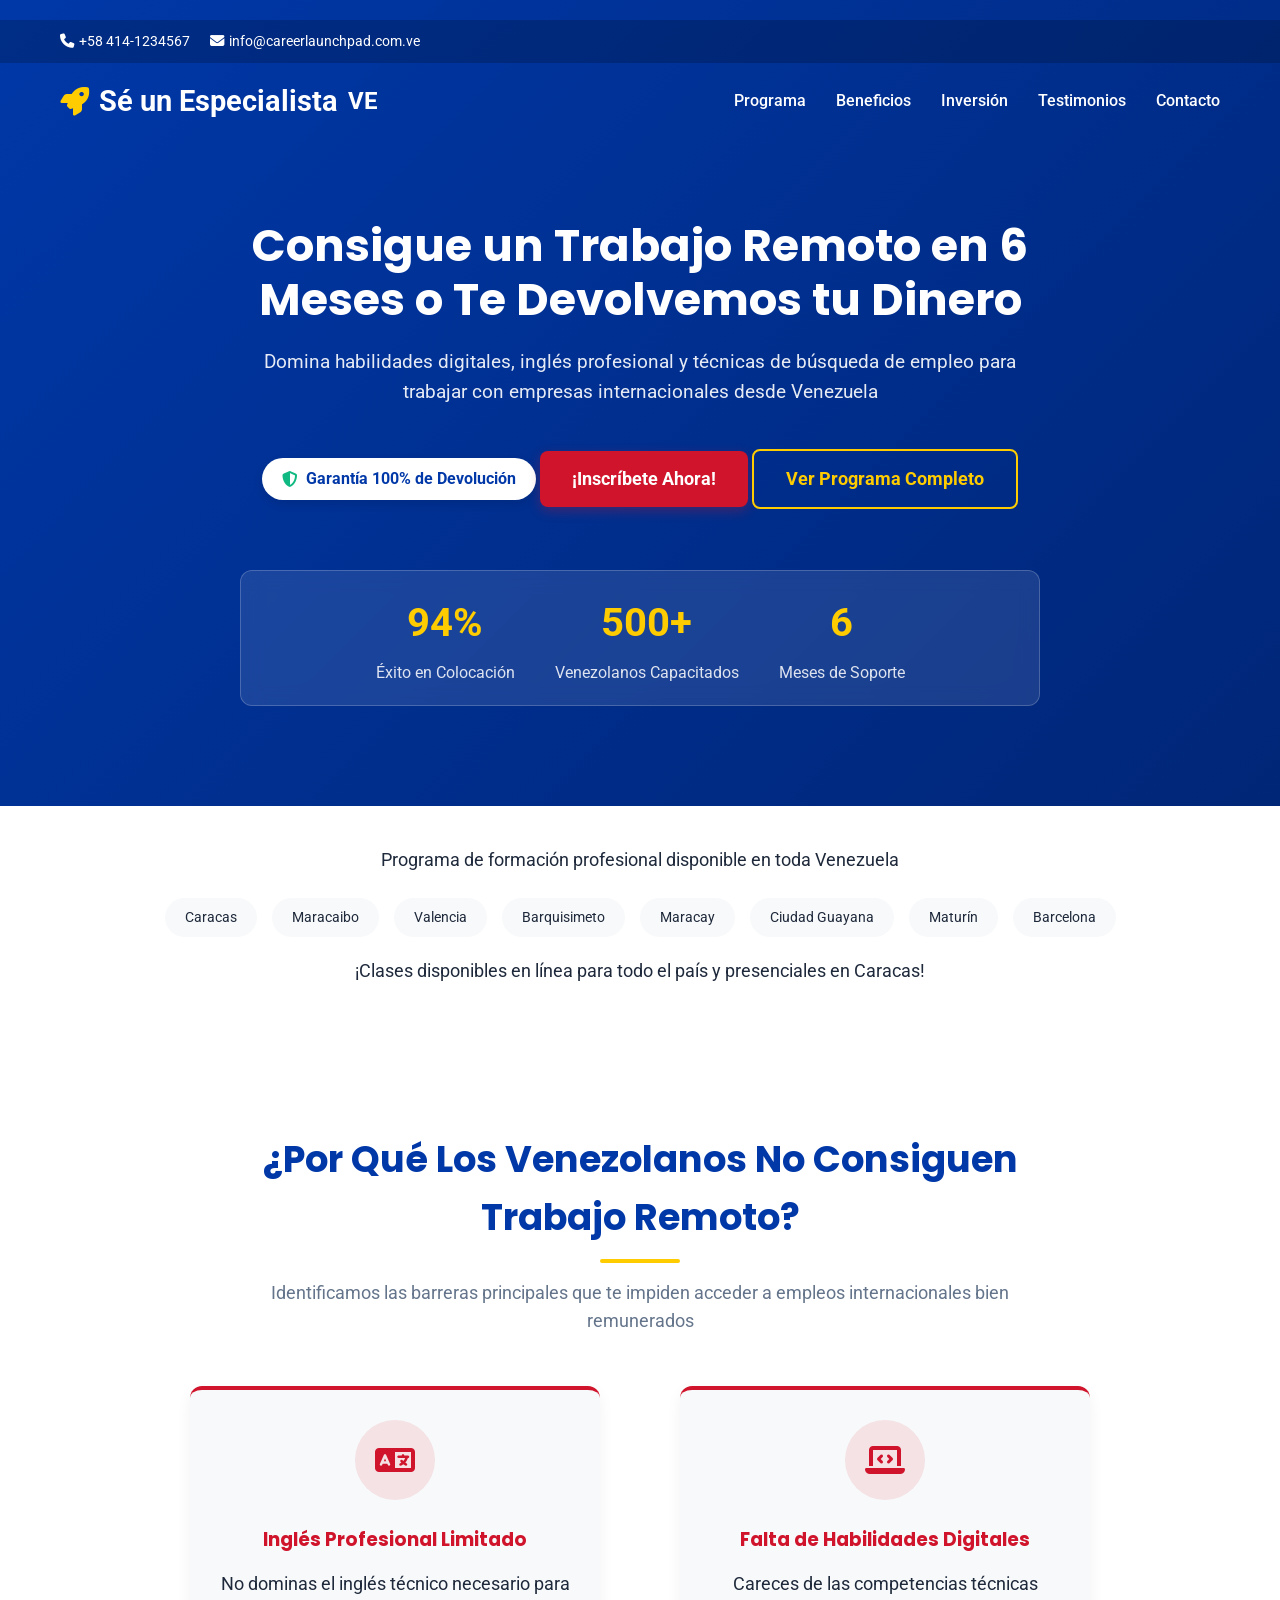
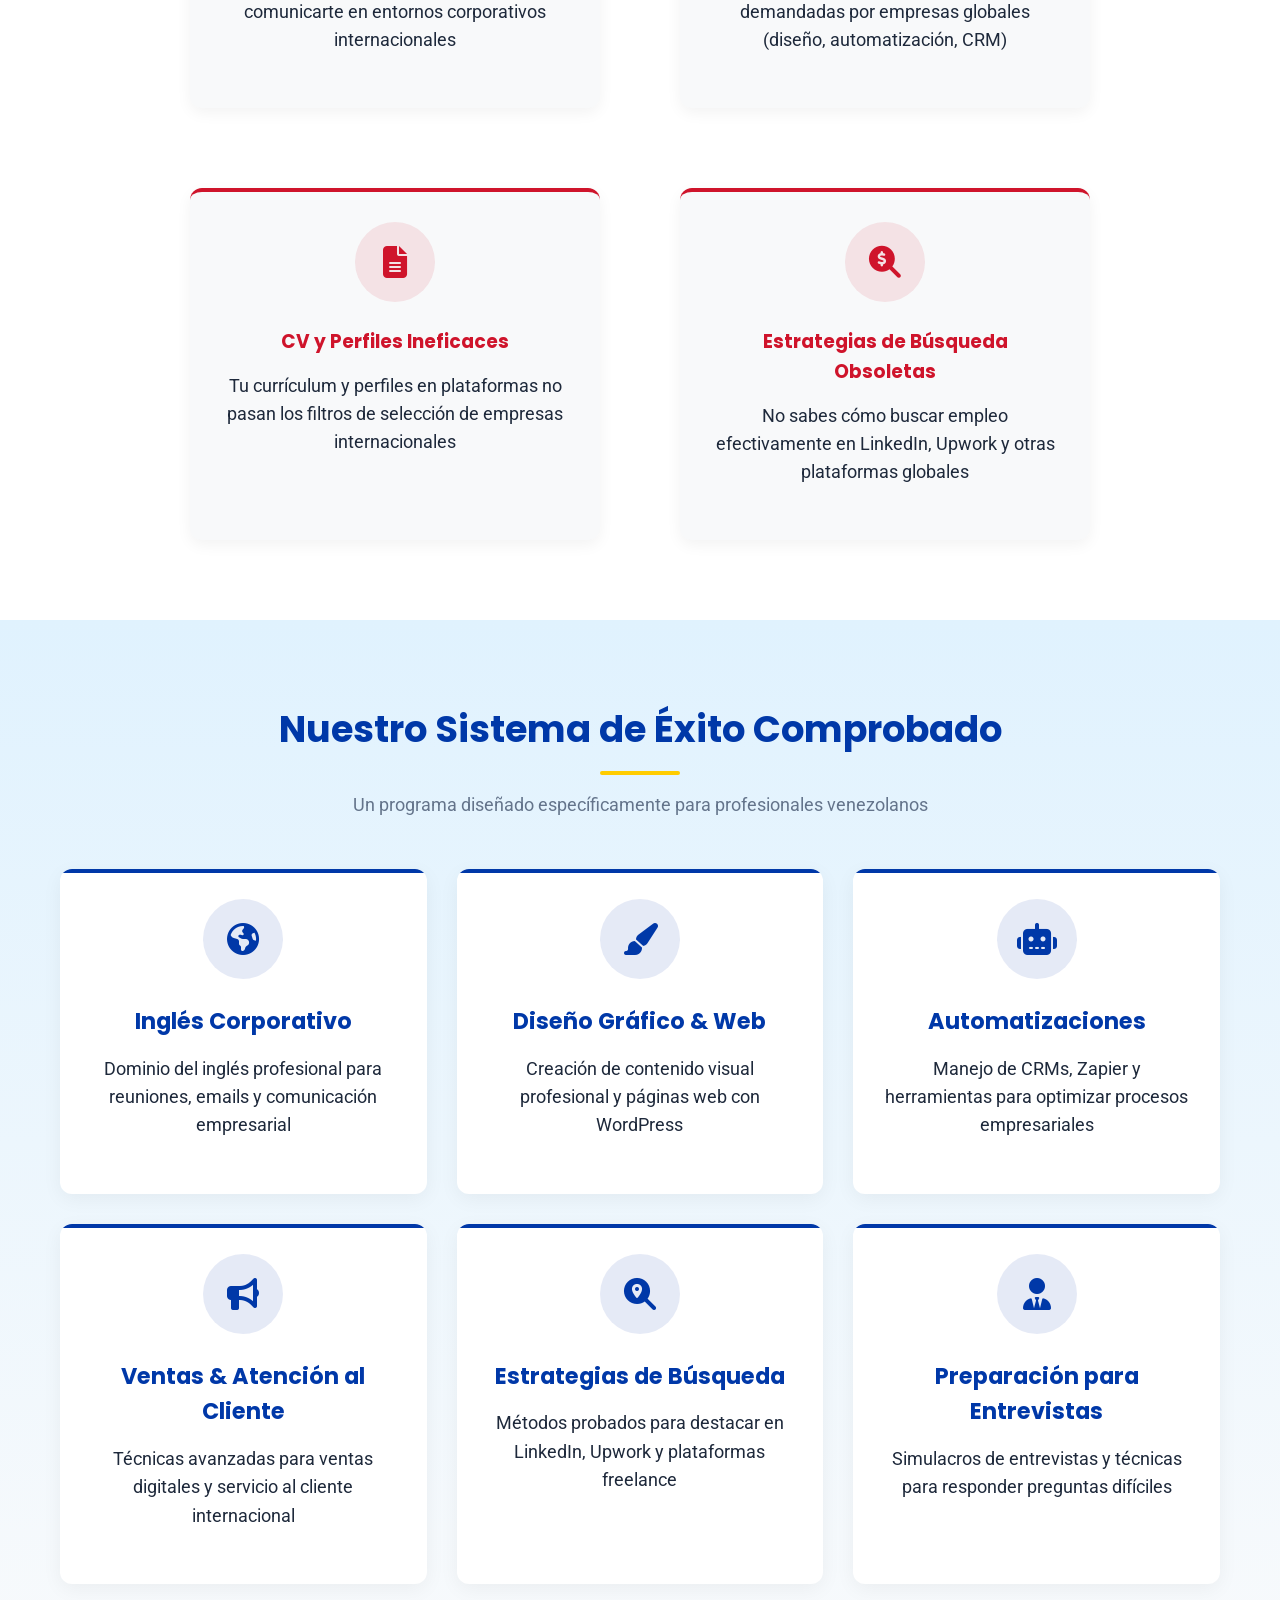
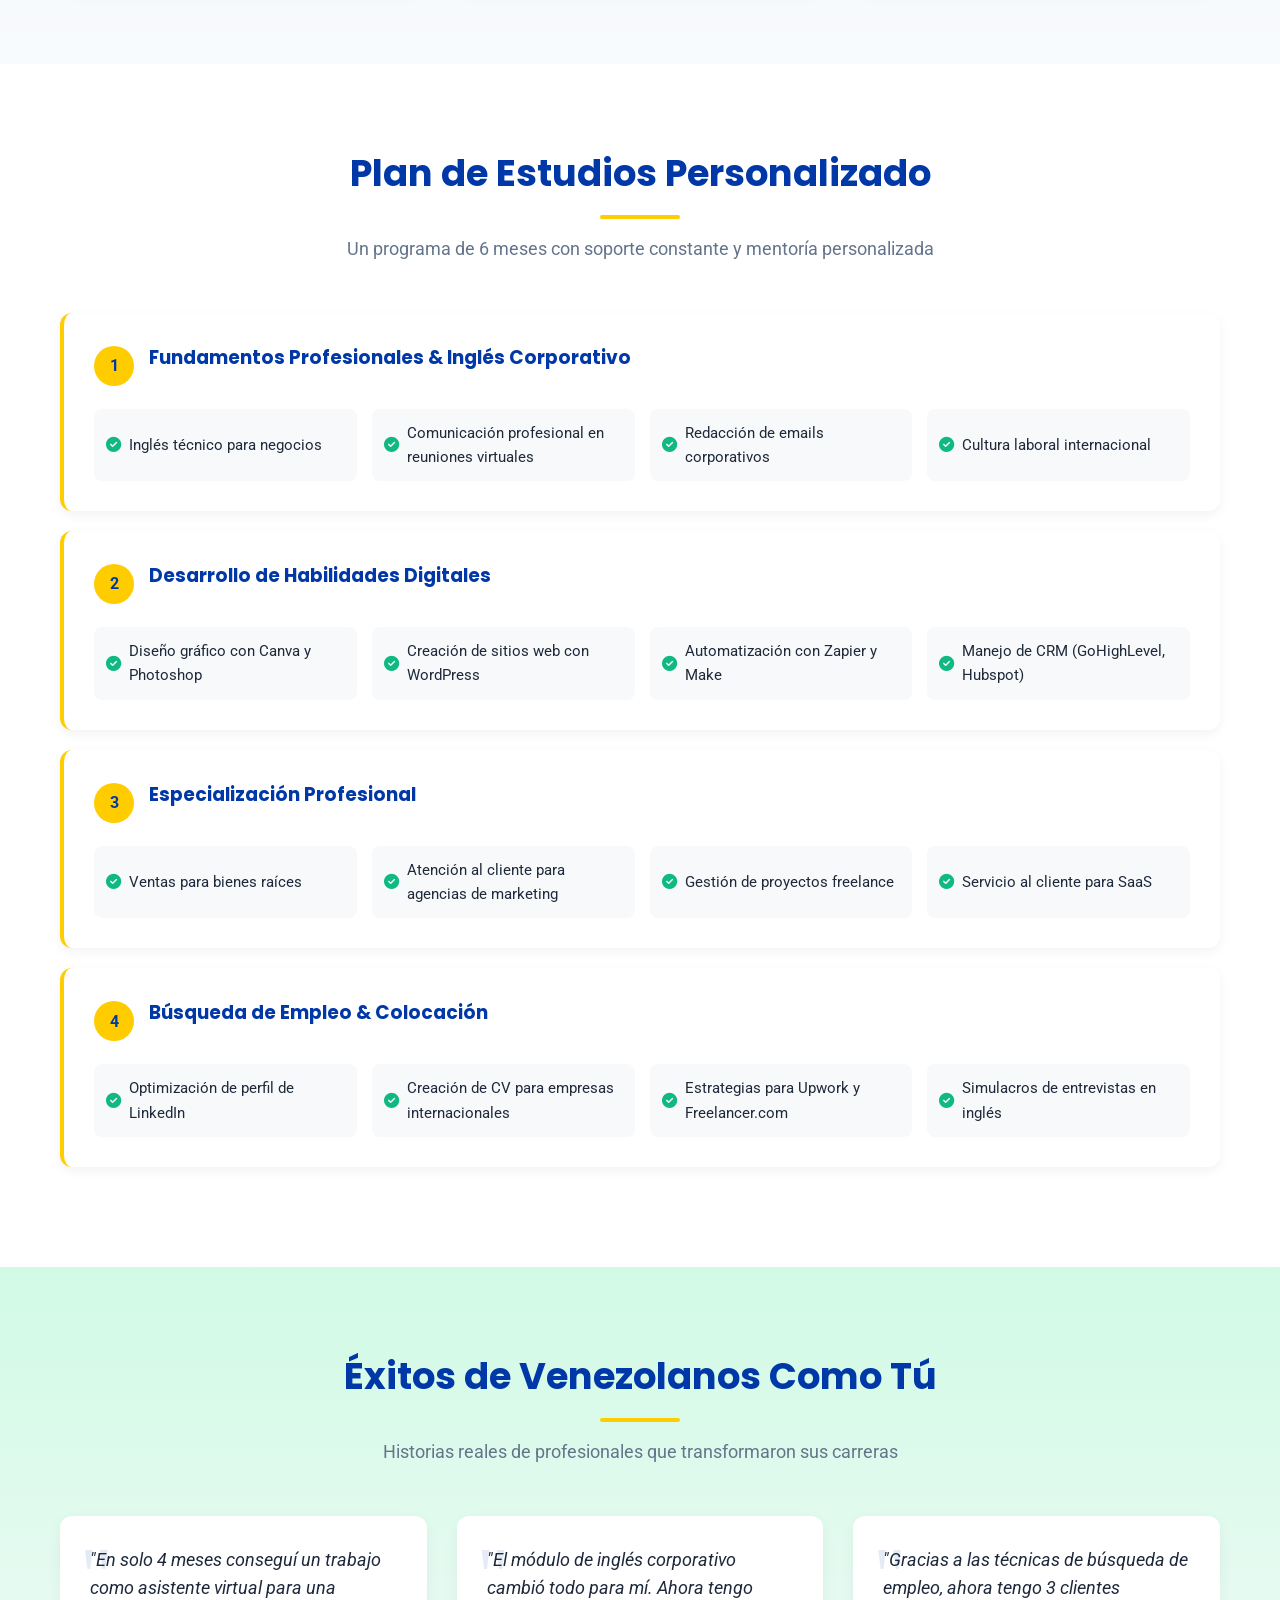
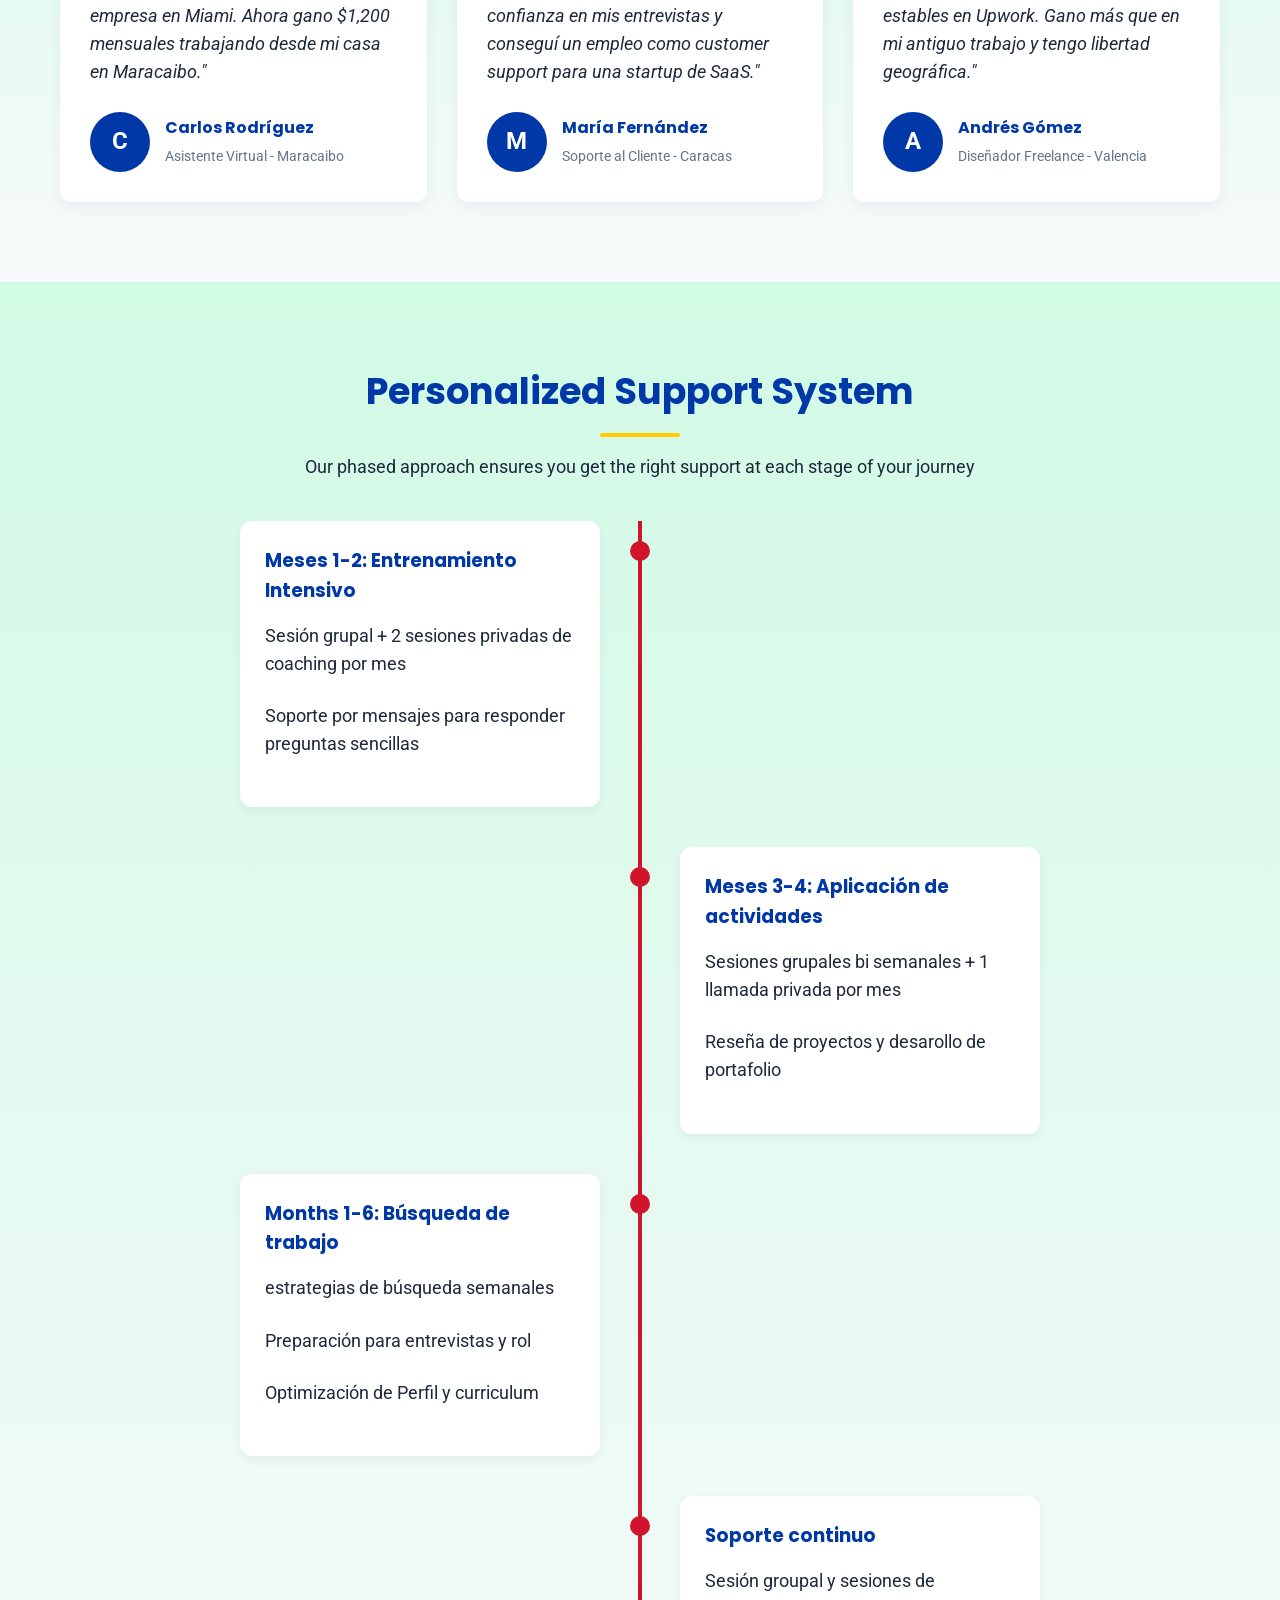
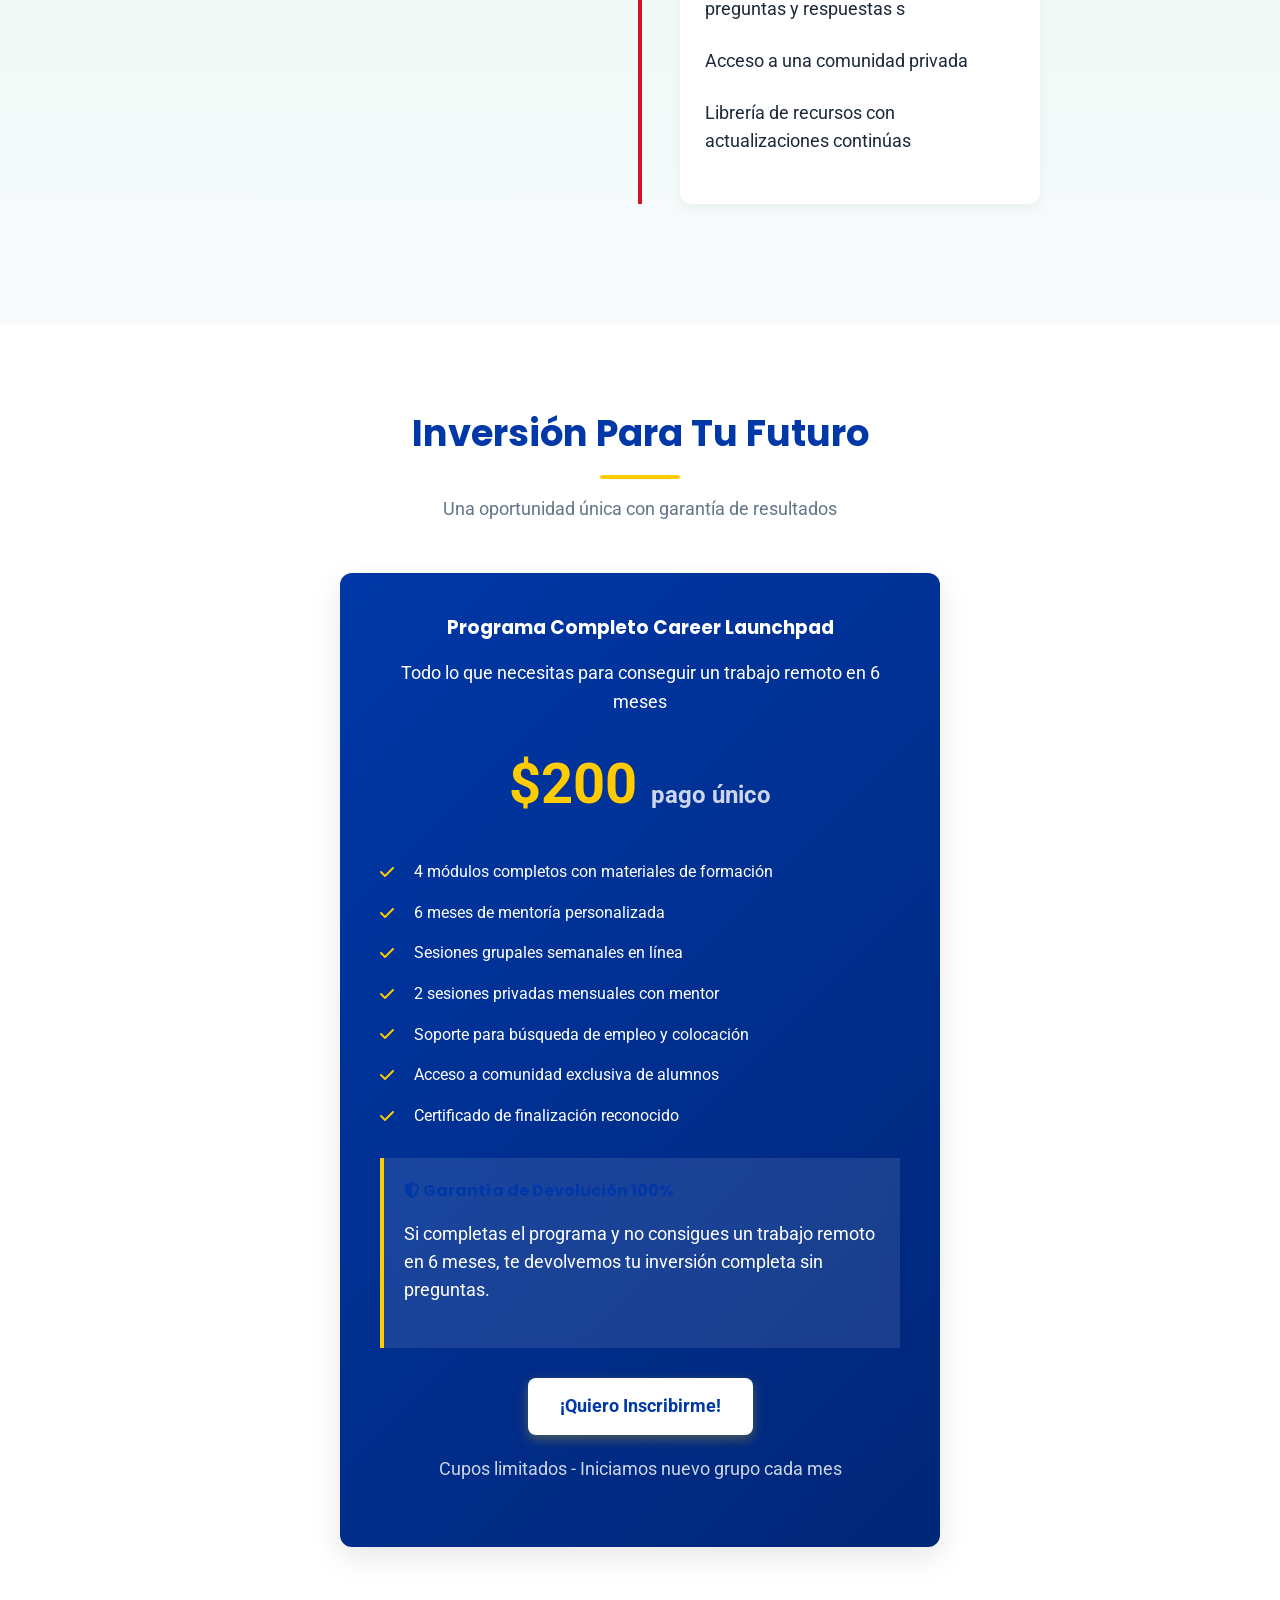
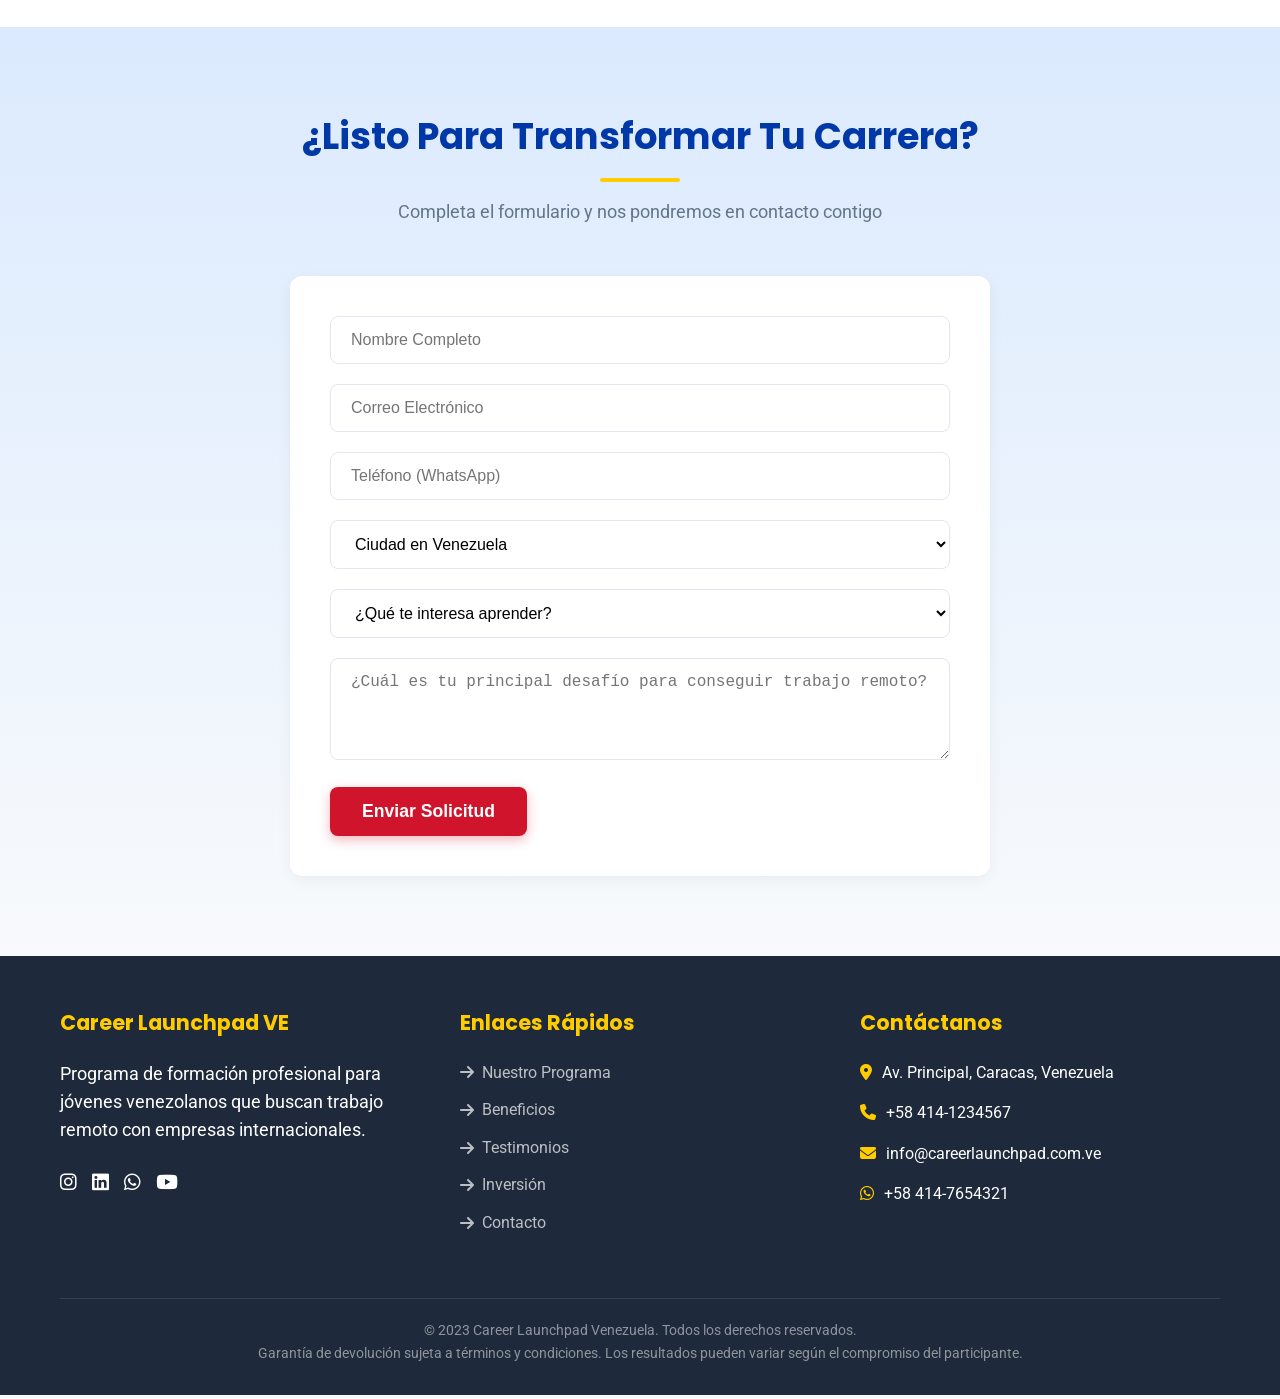
<file: index.html>
<!DOCTYPE html>
<html lang="es-VE">
<head>
    <meta charset="UTF-8">
    <meta name="viewport" content="width=device-width, initial-scale=1.0">
    <title>Sé un especialista | Consigue Trabajo Remoto en 6 Meses</title>
    <meta name="description" content="Programa de formación profesional para jóvenes venezolanos. Aprende habilidades digitales, inglés profesional y consigue trabajo remoto en 6 meses con nuestra garantía.">
    <meta name="keywords" content="trabajo remoto venezuela, empleo remoto, cursos profesionales caracas, aprender inglés caracas, habilidades digitales venezuela, trabajo online, upwork venezuela">
    <meta name="author" content="Miguel Poleo">
    <link rel="stylesheet" href="https://cdnjs.cloudflare.com/ajax/libs/font-awesome/6.4.0/css/all.min.css">
    <link href="https://fonts.googleapis.com/css2?family=Poppins:wght@300;400;500;600;700&family=Roboto:wght@300;400;500;700&display=swap" rel="stylesheet">
    <link rel="stylesheet" href="style.css">
</head>
<body>
    <!-- Header Section -->
    <header>
        <div class="top-bar">
            <div class="container">
                <div class="contact-info">
                    <a href="tel:+584141237"><i class="fas fa-phone"></i> +58 414-1234567</a>
                    <a href="mailto:info@careerlaunchpad.com.ve"><i class="fas fa-envelope"></i> info@careerlaunchpad.com.ve</a>
                </div>
                <!-- <div class="social-icons">
                    <a href="#"><i class="fab fa-instagram"></i></a>
                    <a href="#"><i class="fab fa-linkedin"></i></a>
                    <a href="#"><i class="fab fa-whatsapp"></i></a>
                </div>-->
            </div>
        </div>
        
        <div class="container">
            <div class="nav-container">
                <div class="logo">
                    <i class="fas fa-rocket"></i>
                    Sé un Especialista<sup>VE</sup>
                </div>
                <div class="nav-links">
                    <a href="#programa">Programa</a>
                    <a href="#beneficios">Beneficios</a>
                    <a href="#precio">Inversión</a>
                    <a href="#testimonios">Testimonios</a>
                    <a href="#contacto">Contacto</a>
                </div>
                <button class="mobile-menu-btn">
                    <i class="fas fa-bars"></i>
                </button>
            </div>
            
            <div class="header-content">
                <h1>Consigue un Trabajo Remoto en 6 Meses o Te Devolvemos tu Dinero</h1>
                <p>Domina habilidades digitales, inglés profesional y técnicas de búsqueda de empleo para trabajar con empresas internacionales desde Venezuela</p>
                
                <div class="guarantee-badge">
                    <i class="fas fa-shield-alt"></i>
                    <span>Garantía 100% de Devolución</span>
                </div>
                
                <a href="#contacto" class="btn btn-secondary">¡Inscríbete Ahora!</a>
                <a href="#programa" class="btn btn-outline">Ver Programa Completo</a>
                
                <div class="header-stats">
                    <div class="stat-item">
                        <div class="stat-number">94%</div>
                        <div class="stat-text">Éxito en Colocación</div>
                    </div>
                    <div class="stat-item">
                        <div class="stat-number">500+</div>
                        <div class="stat-text">Venezolanos Capacitados</div>
                    </div>
                    <div class="stat-item">
                        <div class="stat-number">6</div>
                        <div class="stat-text">Meses de Soporte</div>
                    </div>
                </div>
            </div>
        </div>
    </header>

    <!-- Local SEO Section -->
    <section class="local-seo">
        <div class="container">
            <p>Programa de formación profesional disponible en toda Venezuela</p>
            <div class="cities-container">
                <div class="city-badge">Caracas</div>
                <div class="city-badge">Maracaibo</div>
                <div class="city-badge">Valencia</div>
                <div class="city-badge">Barquisimeto</div>
                <div class="city-badge">Maracay</div>
                <div class="city-badge">Ciudad Guayana</div>
                <div class="city-badge">Maturín</div>
                <div class="city-badge">Barcelona</div>
            </div>
            <p>¡Clases disponibles en línea para todo el país y presenciales en Caracas!</p>
        </div>
    </section>

    <!-- Problem Section -->
    <section class="problem-section" id="programa">
        <div class="container">
            <div class="section-title">
                <h2>¿Por Qué Los Venezolanos No Consiguen Trabajo Remoto?</h2>
                <p>Identificamos las barreras principales que te impiden acceder a empleos internacionales bien remunerados</p>
            </div>
          
            <!--Cards-->
            <div class="problem-container">
                <div class="problem-card">
                    <div class="problem-icon">
                        <i class="fas fa-language"></i>
                    </div>
                    <h3>Inglés Profesional Limitado</h3>
                    <p>No dominas el inglés técnico necesario para comunicarte en entornos corporativos internacionales</p>
                </div>
                
                <div class="problem-card">
                    <div class="problem-icon">
                        <i class="fas fa-laptop-code"></i>
                    </div>
                    <h3>Falta de Habilidades Digitales</h3>
                    <p>Careces de las competencias técnicas demandadas por empresas globales (diseño, automatización, CRM)</p>
                </div>
                
                <div class="problem-card">
                    <div class="problem-icon">
                        <i class="fas fa-file-alt"></i>
                    </div>
                    <h3>CV y Perfiles Ineficaces</h3>
                    <p>Tu currículum y perfiles en plataformas no pasan los filtros de selección de empresas internacionales</p>
                </div>
                
                <div class="problem-card">
                    <div class="problem-icon">
                        <i class="fas fa-search-dollar"></i>
                    </div>
                    <h3>Estrategias de Búsqueda Obsoletas</h3>
                    <p>No sabes cómo buscar empleo efectivamente en LinkedIn, Upwork y otras plataformas globales</p>
                </div>
            </div>
        </div>
    </section>

    <!-- Features Section -->
    <section class="features-section" id="beneficios">
        <div class="container">
            <div class="section-title">
                <h2>Nuestro Sistema de Éxito Comprobado</h2>
                <p>Un programa diseñado específicamente para profesionales venezolanos</p>
            </div>
            
            <div class="features">
                <div class="feature">
                    <div class="feature-icon">
                        <i class="fas fa-globe-americas"></i>
                    </div>
                    <h3>Inglés Corporativo</h3>
                    <p>Dominio del inglés profesional para reuniones, emails y comunicación empresarial</p>
                </div>
                
                <div class="feature">
                    <div class="feature-icon">
                        <i class="fas fa-paint-brush"></i>
                    </div>
                    <h3>Diseño Gráfico & Web</h3>
                    <p>Creación de contenido visual profesional y páginas web con WordPress</p>
                </div>
                
                <div class="feature">
                    <div class="feature-icon">
                        <i class="fas fa-robot"></i>
                    </div>
                    <h3>Automatizaciones</h3>
                    <p>Manejo de CRMs, Zapier y herramientas para optimizar procesos empresariales</p>
                </div>
                
                <div class="feature">
                    <div class="feature-icon">
                        <i class="fas fa-bullhorn"></i>
                    </div>
                    <h3>Ventas & Atención al Cliente</h3>
                    <p>Técnicas avanzadas para ventas digitales y servicio al cliente internacional</p>
                </div>
                
                <div class="feature">
                    <div class="feature-icon">
                        <i class="fas fa-search-location"></i>
                    </div>
                    <h3>Estrategias de Búsqueda</h3>
                    <p>Métodos probados para destacar en LinkedIn, Upwork y plataformas freelance</p>
                </div>
                
                <div class="feature">
                    <div class="feature-icon">
                        <i class="fas fa-user-tie"></i>
                    </div>
                    <h3>Preparación para Entrevistas</h3>
                    <p>Simulacros de entrevistas y técnicas para responder preguntas difíciles</p>
                </div>
            </div>
        </div>
    </section>

    <!-- Curriculum Section -->
    <section class="curriculum-section">
        <div class="container">
            <div class="section-title">
                <h2>Plan de Estudios Personalizado</h2>
                <p>Un programa de 6 meses con soporte constante y mentoría personalizada</p>
            </div>
            
            <div class="module">
                <div class="module-header">
                    <div class="module-number">1</div>
                    <h3>Fundamentos Profesionales & Inglés Corporativo</h3>
                </div>
                <div class="topics">
                    <div class="topic"><i class="fas fa-check-circle"></i> Inglés técnico para negocios</div>
                    <div class="topic"><i class="fas fa-check-circle"></i> Comunicación profesional en reuniones virtuales</div>
                    <div class="topic"><i class="fas fa-check-circle"></i> Redacción de emails corporativos</div>
                    <div class="topic"><i class="fas fa-check-circle"></i> Cultura laboral internacional</div>
                </div>
            </div>
            
            <div class="module">
                <div class="module-header">
                    <div class="module-number">2</div>
                    <h3>Desarrollo de Habilidades Digitales</h3>
                </div>
                <div class="topics">
                    <div class="topic"><i class="fas fa-check-circle"></i> Diseño gráfico con Canva y Photoshop</div>
                    <div class="topic"><i class="fas fa-check-circle"></i> Creación de sitios web con WordPress</div>
                    <div class="topic"><i class="fas fa-check-circle"></i> Automatización con Zapier y Make</div>
                    <div class="topic"><i class="fas fa-check-circle"></i> Manejo de CRM (GoHighLevel, Hubspot)</div>
                </div>
            </div>
            
            <div class="module">
                <div class="module-header">
                    <div class="module-number">3</div>
                    <h3>Especialización Profesional</h3>
                </div>
                <div class="topics">
                    <div class="topic"><i class="fas fa-check-circle"></i> Ventas para bienes raíces</div>
                    <div class="topic"><i class="fas fa-check-circle"></i> Atención al cliente para agencias de marketing</div>
                    <div class="topic"><i class="fas fa-check-circle"></i> Gestión de proyectos freelance</div>
                    <div class="topic"><i class="fas fa-check-circle"></i> Servicio al cliente para SaaS</div>
                </div>
            </div>
            
            <div class="module">
                <div class="module-header">
                    <div class="module-number">4</div>
                    <h3>Búsqueda de Empleo & Colocación</h3>
                </div>
                <div class="topics">
                    <div class="topic"><i class="fas fa-check-circle"></i> Optimización de perfil de LinkedIn</div>
                    <div class="topic"><i class="fas fa-check-circle"></i> Creación de CV para empresas internacionales</div>
                    <div class="topic"><i class="fas fa-check-circle"></i> Estrategias para Upwork y Freelancer.com</div>
                    <div class="topic"><i class="fas fa-check-circle"></i> Simulacros de entrevistas en inglés</div>
                </div>
            </div>
        </div>
    </section>

    <!-- Testimonials Section -->
    <section class="testimonials-section" id="testimonios">
        <div class="container">
            <div class="section-title">
                <h2>Éxitos de Venezolanos Como Tú</h2>
                <p>Historias reales de profesionales que transformaron sus carreras</p>
            </div>
            
            <div class="testimonials">
                <div class="testimonial">
                    <div class="testimonial-content">
                        <p>"En solo 4 meses conseguí un trabajo como asistente virtual para una empresa en Miami. Ahora gano $1,200 mensuales trabajando desde mi casa en Maracaibo."</p>
                        <div class="testimonial-author">
                            <div class="author-avatar">C</div>
                            <div class="author-info">
                                <h4>Carlos Rodríguez</h4>
                                <p>Asistente Virtual - Maracaibo</p>
                            </div>
                        </div>
                    </div>
                </div>
                
                <div class="testimonial">
                    <div class="testimonial-content">
                        <p>"El módulo de inglés corporativo cambió todo para mí. Ahora tengo confianza en mis entrevistas y conseguí un empleo como customer support para una startup de SaaS."</p>
                        <div class="testimonial-author">
                            <div class="author-avatar">M</div>
                            <div class="author-info">
                                <h4>María Fernández</h4>
                                <p>Soporte al Cliente - Caracas</p>
                            </div>
                        </div>
                    </div>
                </div>
                
                <div class="testimonial">
                    <div class="testimonial-content">
                        <p>"Gracias a las técnicas de búsqueda de empleo, ahora tengo 3 clientes estables en Upwork. Gano más que en mi antiguo trabajo y tengo libertad geográfica."</p>
                        <div class="testimonial-author">
                            <div class="author-avatar">A</div>
                            <div class="author-info">
                                <h4>Andrés Gómez</h4>
                                <p>Diseñador Freelance - Valencia</p>
                            </div>
                        </div>
                    </div>
                </div>
            </div>
        </div>
    </section>
  <!-- Support Section -->
  <section class="support-section">
    <div class="container">
      <h2>Personalized Support System</h2>
      <p style="text-align: center; max-width: 800px; margin: 0 auto 40px;">Our phased approach ensures you get the right support at each stage of your journey</p>
      
      <div class="support-timeline">
        <div class="timeline-item">
          <div class="timeline-content">
            <h3>Meses 1-2: Entrenamiento Intensivo</h3>
            <p>Sesión  grupal + 2 sesiones privadas de coaching por mes</p>
            <p>Soporte por mensajes para responder preguntas sencillas</p>
          </div>
        </div>
        
        <div class="timeline-item">
          <div class="timeline-content">
            <h3>Meses 3-4: Aplicación de actividades</h3>
            <p>Sesiones grupales bi semanales  + 1 llamada privada por mes</p>
            <p>Reseña de proyectos y desarollo de portafolio </p>
          </div>
        </div>
        
        <div class="timeline-item">
          <div class="timeline-content">
            <h3>Months 1-6: Búsqueda de trabajo</h3>
            <p>estrategias de búsqueda semanales</p>
            <p> Preparación para entrevistas y rol</p>
            <p>Optimización de Perfil y curriculum</p>
          </div>
        </div>
        
        <div class="timeline-item">
          <div class="timeline-content">
            <h3>Soporte continuo</h3>
            <p>Sesión groupal y sesiones de preguntas y respuestas s</p>
            <p>Acceso a una comunidad privada</p>
            <p>Librería de recursos con actualizaciones continúas</p>
          </div>
        </div>
      </div>
    </div>
  </section>


    <!-- Pricing Section -->
    <section class="pricing-section" id="precio">
        <div class="container">
            <div class="section-title">
                <h2>Inversión Para Tu Futuro</h2>
                <p>Una oportunidad única con garantía de resultados</p>
            </div>
            
            <div class="pricing-card">
                <h3>Programa Completo Career Launchpad</h3>
                <p>Todo lo que necesitas para conseguir un trabajo remoto en 6 meses</p>
                
                <div class="price">$200 <span>pago único</span></div>
                
                <div class="included-list">
                    <div class="included-item">
                        <i class="fas fa-check"></i>
                        <div>4 módulos completos con materiales de formación</div>
                    </div>
                    <div class="included-item">
                        <i class="fas fa-check"></i>
                        <div>6 meses de mentoría personalizada</div>
                    </div>
                    <div class="included-item">
                        <i class="fas fa-check"></i>
                        <div>Sesiones grupales semanales en línea</div>
                    </div>
                    <div class="included-item">
                        <i class="fas fa-check"></i>
                        <div>2 sesiones privadas mensuales con mentor</div>
                    </div>
                    <div class="included-item">
                        <i class="fas fa-check"></i>
                        <div>Soporte para búsqueda de empleo y colocación</div>
                    </div>
                    <div class="included-item">
                        <i class="fas fa-check"></i>
                        <div>Acceso a comunidad exclusiva de alumnos</div>
                    </div>
                    <div class="included-item">
                        <i class="fas fa-check"></i>
                        <div>Certificado de finalización reconocido</div>
                    </div>
                </div>
                
                <div class="guarantee-box">
                    <h4><i class="fas fa-shield-alt"></i> Garantía de Devolución 100%</h4>
                    <p>Si completas el programa y no consigues un trabajo remoto en 6 meses, te devolvemos tu inversión completa sin preguntas.</p>
                </div>
                
                <a href="#contacto" class="btn" style="background: white; color: var(--primary);">¡Quiero Inscribirme!</a>
                <p style="margin-top: 20px; color: rgba(255, 255, 255, 0.8);">Cupos limitados - Iniciamos nuevo grupo cada mes</p>
            </div>
        </div>
    </section>

    <!-- Contact Section -->
    <section class="contact-section" id="contacto">
        <div class="container">
            <div class="section-title">
                <h2>¿Listo Para Transformar Tu Carrera?</h2>
                <p>Completa el formulario y nos pondremos en contacto contigo</p>
            </div>
            
            <div class="form-container">
                <form>
                    <div class="form-group">
                        <input type="text" class="form-control" placeholder="Nombre Completo" required>
                    </div>
                    
                    <div class="form-group">
                        <input type="email" class="form-control" placeholder="Correo Electrónico" required>
                    </div>
                    
                    <div class="form-group">
                        <input type="tel" class="form-control" placeholder="Teléfono (WhatsApp)">
                    </div>
                    
                    <div class="form-group">
                        <select class="form-control" required>
                            <option value="" disabled selected>Ciudad en Venezuela</option>
                            <option>Caracas</option>
                            <option>Maracaibo</option>
                            <option>Valencia</option>
                            <option>Barquisimeto</option>
                            <option>Maracay</option>
                            <option>Ciudad Guayana</option>
                            <option>Otra ciudad</option>
                        </select>
                    </div>
                    
                    <div class="form-group">
                        <select class="form-control" required>
                            <option value="" disabled selected>¿Qué te interesa aprender?</option>
                            <option>Inglés profesional</option>
                            <option>Diseño gráfico/web</option>
                            <option>Automatizaciones y CRM</option>
                            <option>Atención al cliente</option>
                            <option>Técnicas de ventas</option>
                            <option>Búsqueda de empleo remoto</option>
                            <option>Todas las áreas</option>
                        </select>
                    </div>
                    
                    <div class="form-group">
                        <textarea class="form-control" placeholder="¿Cuál es tu principal desafío para conseguir trabajo remoto?" rows="4"></textarea>
                    </div>
                    
                    <button type="submit" class="btn btn-secondary">Enviar Solicitud</button>
                </form>
            </div>
        </div>
    </section>

    <!-- Footer -->
    <footer>
        <div class="container">
            <div class="footer-content">
                <div class="footer-column">
                    <h4>Career Launchpad VE</h4>
                    <p>Programa de formación profesional para jóvenes venezolanos que buscan trabajo remoto con empresas internacionales.</p>
                    <div class="social-icons" style="margin-top: 20px;">
                        <a href="#"><i class="fab fa-instagram"></i></a>
                        <a href="#"><i class="fab fa-linkedin"></i></a>
                        <a href="#"><i class="fab fa-whatsapp"></i></a>
                        <a href="#"><i class="fab fa-youtube"></i></a>
                    </div>
                </div>
                
                <div class="footer-column">
                    <h4>Enlaces Rápidos</h4>
                    <ul class="footer-links">
                        <li><a href="#programa"><i class="fas fa-arrow-right"></i> Nuestro Programa</a></li>
                        <li><a href="#beneficios"><i class="fas fa-arrow-right"></i> Beneficios</a></li>
                        <li><a href="#testimonios"><i class="fas fa-arrow-right"></i> Testimonios</a></li>
                        <li><a href="#precio"><i class="fas fa-arrow-right"></i> Inversión</a></li>
                        <li><a href="#contacto"><i class="fas fa-arrow-right"></i> Contacto</a></li>
                    </ul>
                </div>
                
                <div class="footer-column">
                    <h4>Contáctanos</h4>
                    <div class="contact-info-footer">
                        <div class="contact-item">
                            <i class="fas fa-map-marker-alt"></i>
                            <span>Av. Principal, Caracas, Venezuela</span>
                        </div>
                        <div class="contact-item">
                            <i class="fas fa-phone"></i>
                            <span>+58 414-1234567</span>
                        </div>
                        <div class="contact-item">
                            <i class="fas fa-envelope"></i>
                            <span>info@careerlaunchpad.com.ve</span>
                        </div>
                        <div class="contact-item">
                            <i class="fab fa-whatsapp"></i>
                            <span>+58 414-7654321</span>
                        </div>
                    </div>
                </div>
            </div>
            
            <div class="copyright">
                &copy; 2023 Career Launchpad Venezuela. Todos los derechos reservados.<br>
                Garantía de devolución sujeta a términos y condiciones. Los resultados pueden variar según el compromiso del participante.
            </div>
        </div>
    </footer>
    <link rel="stylesheet" href="style.css">
</body>
</html>
</file>
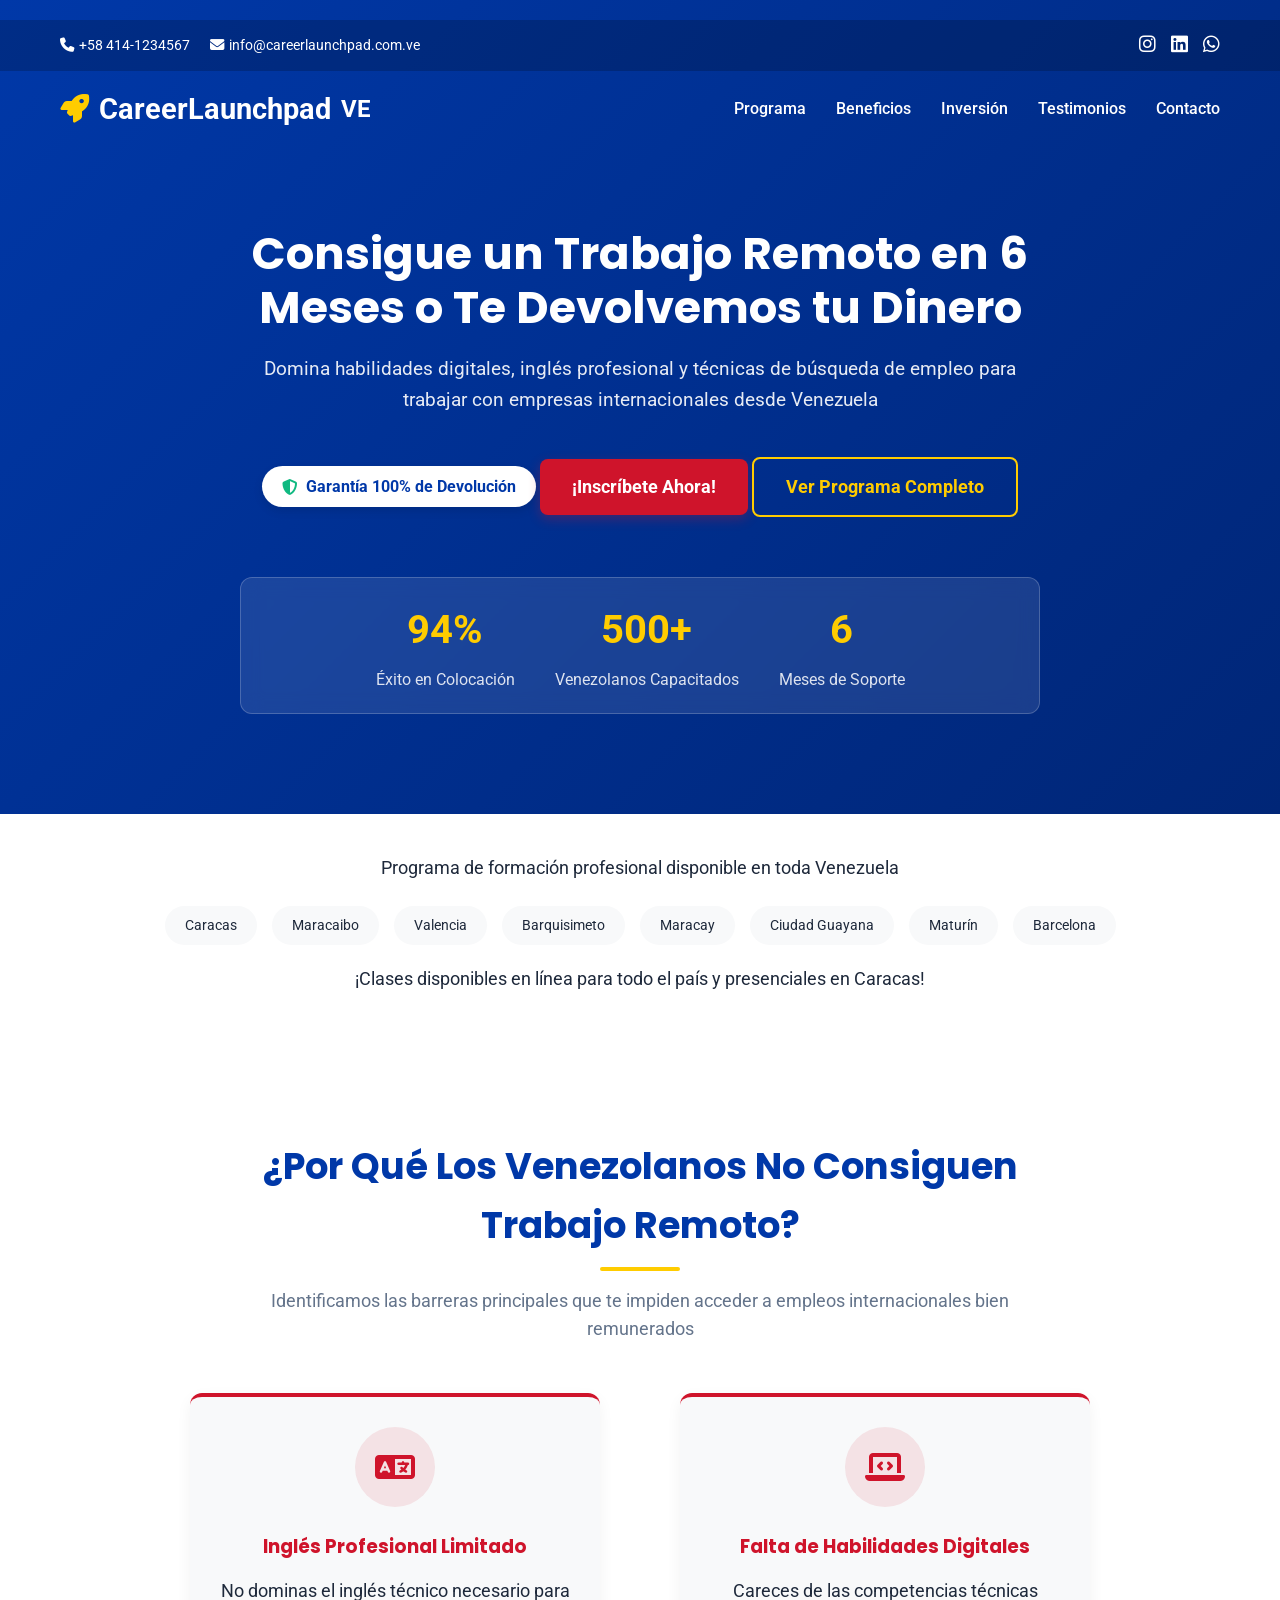
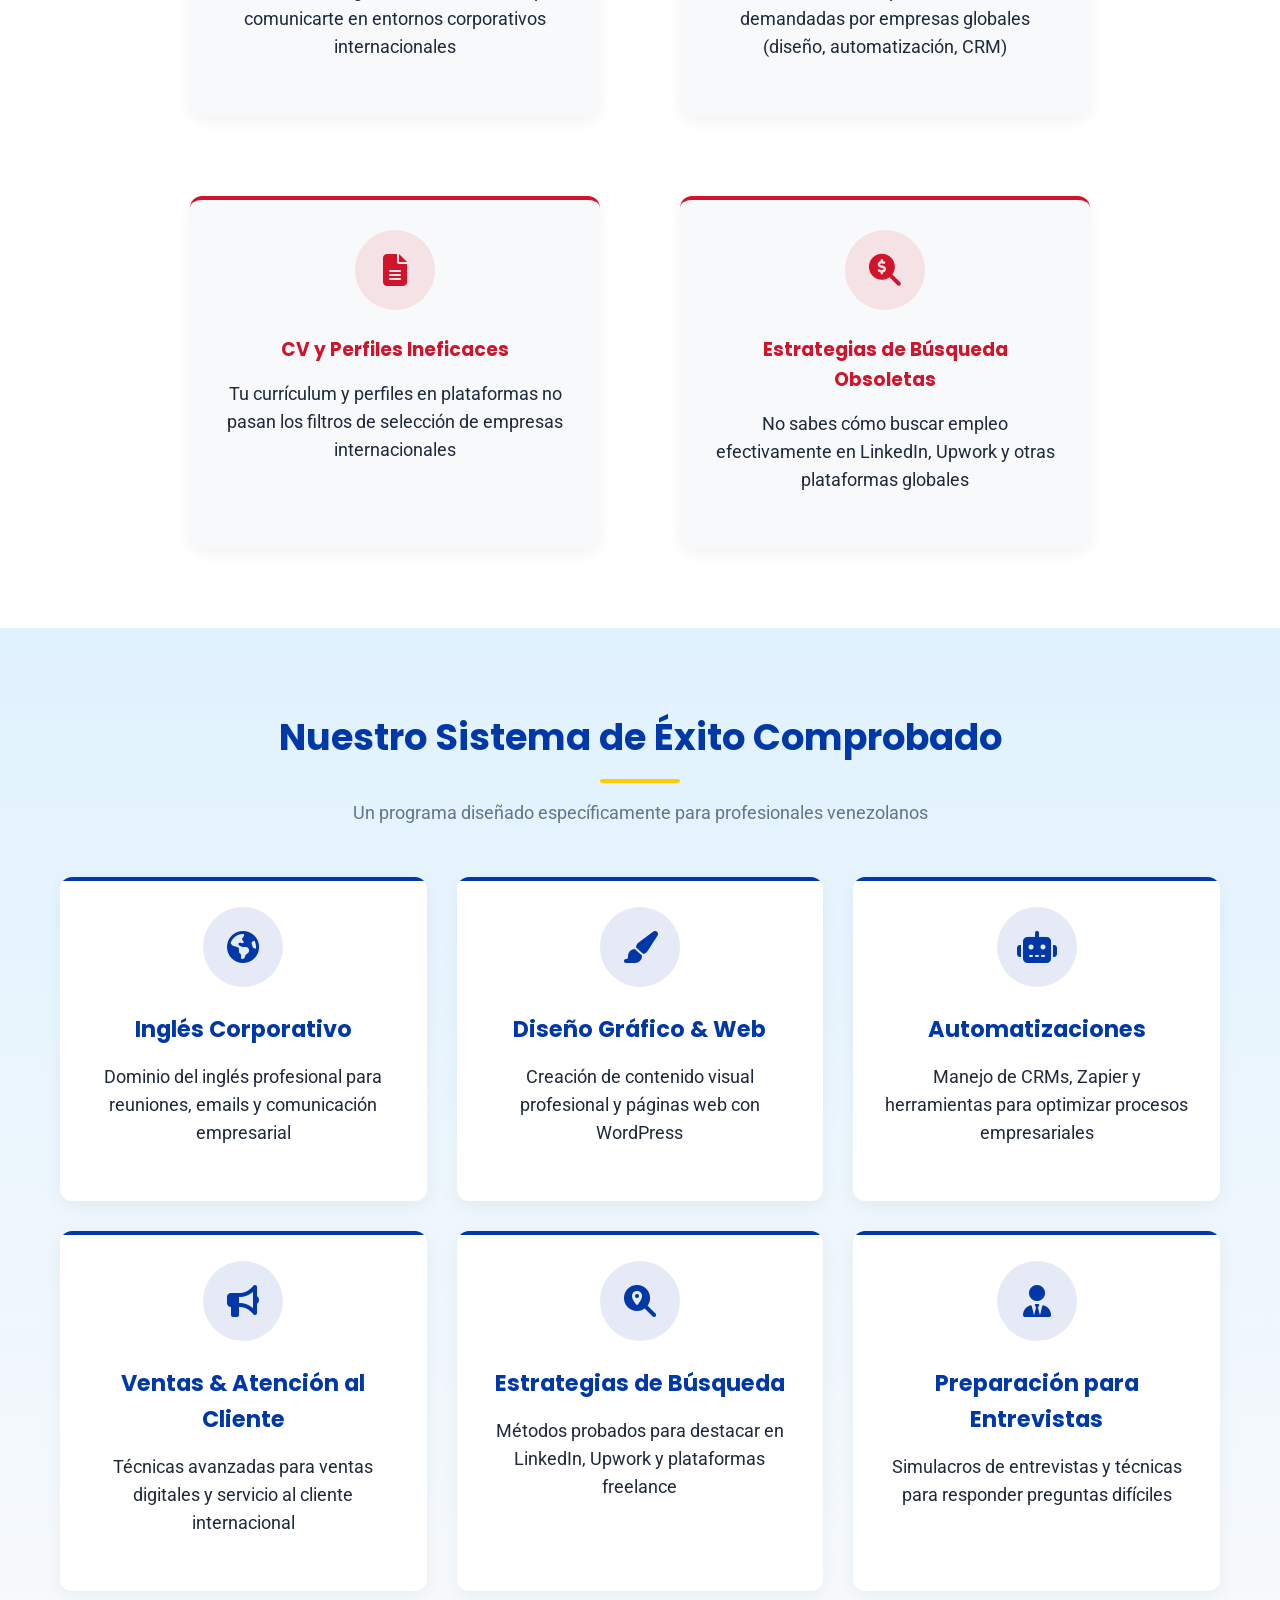
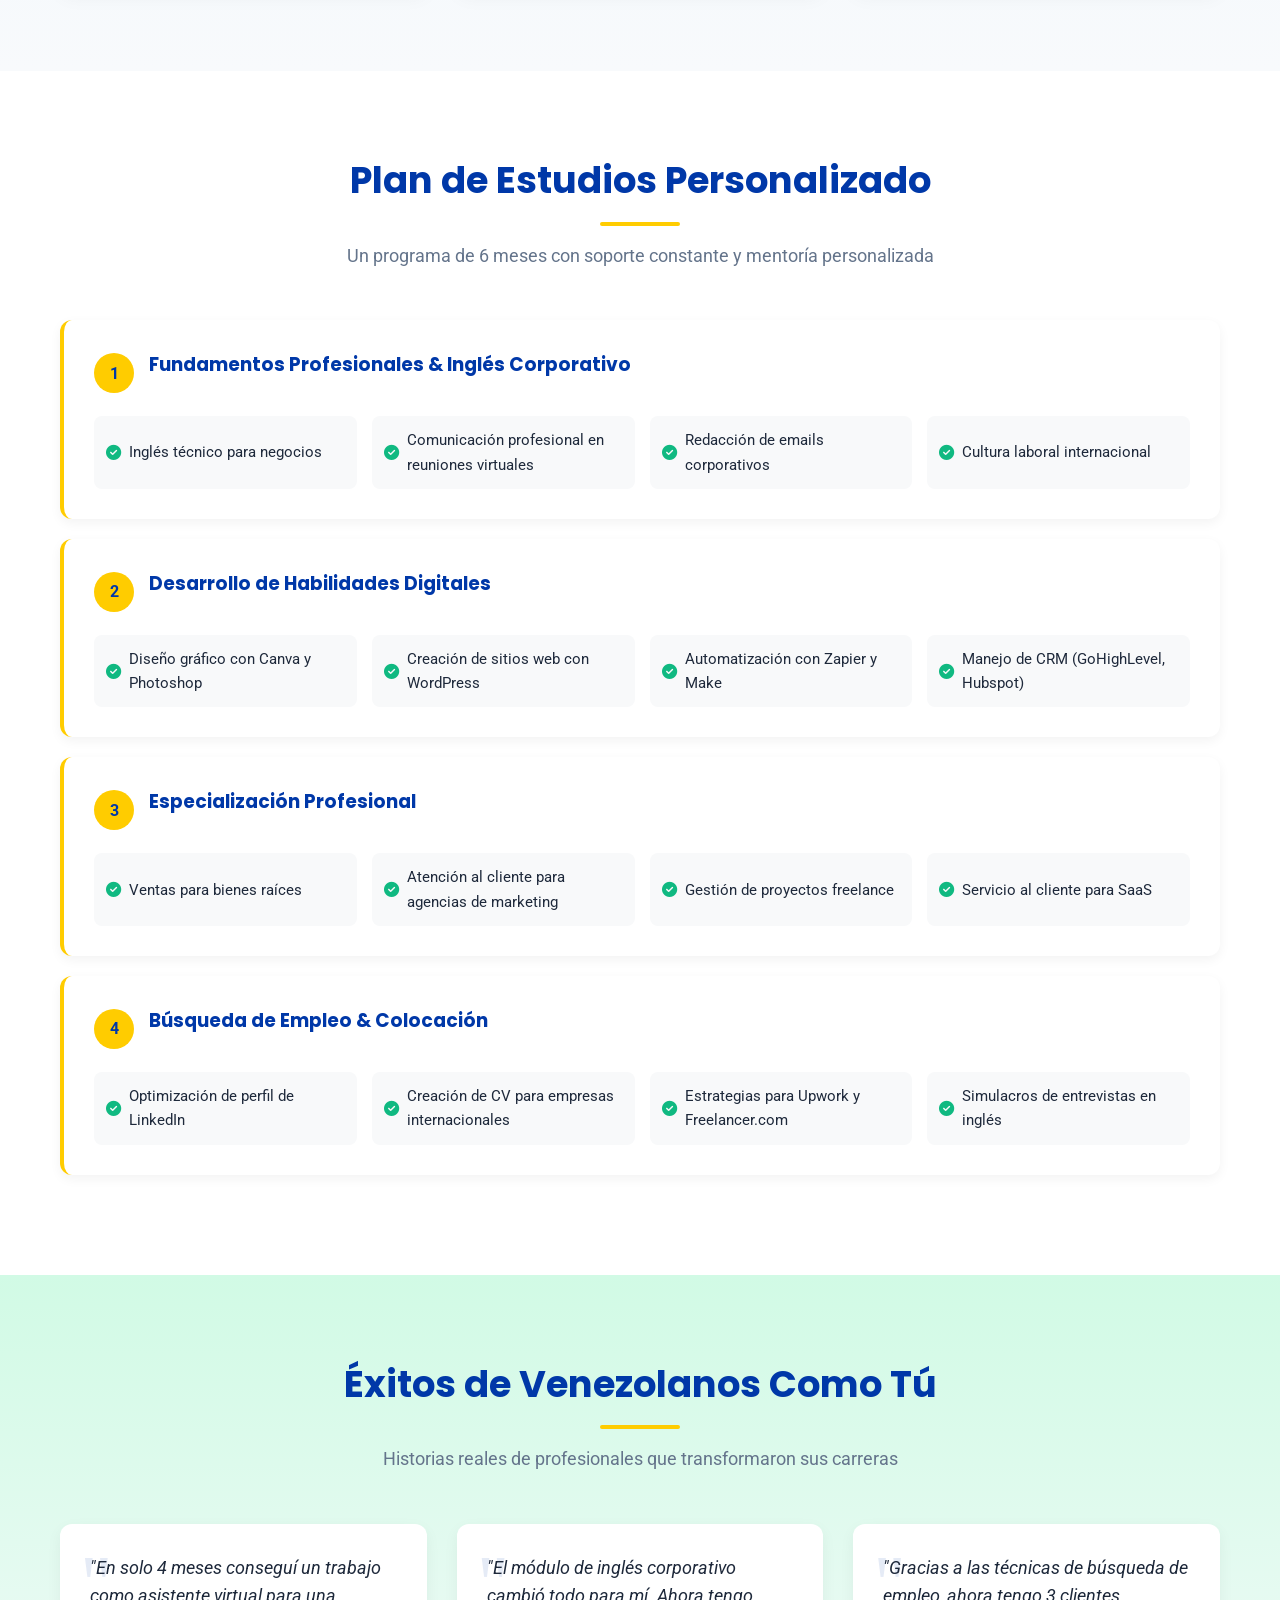
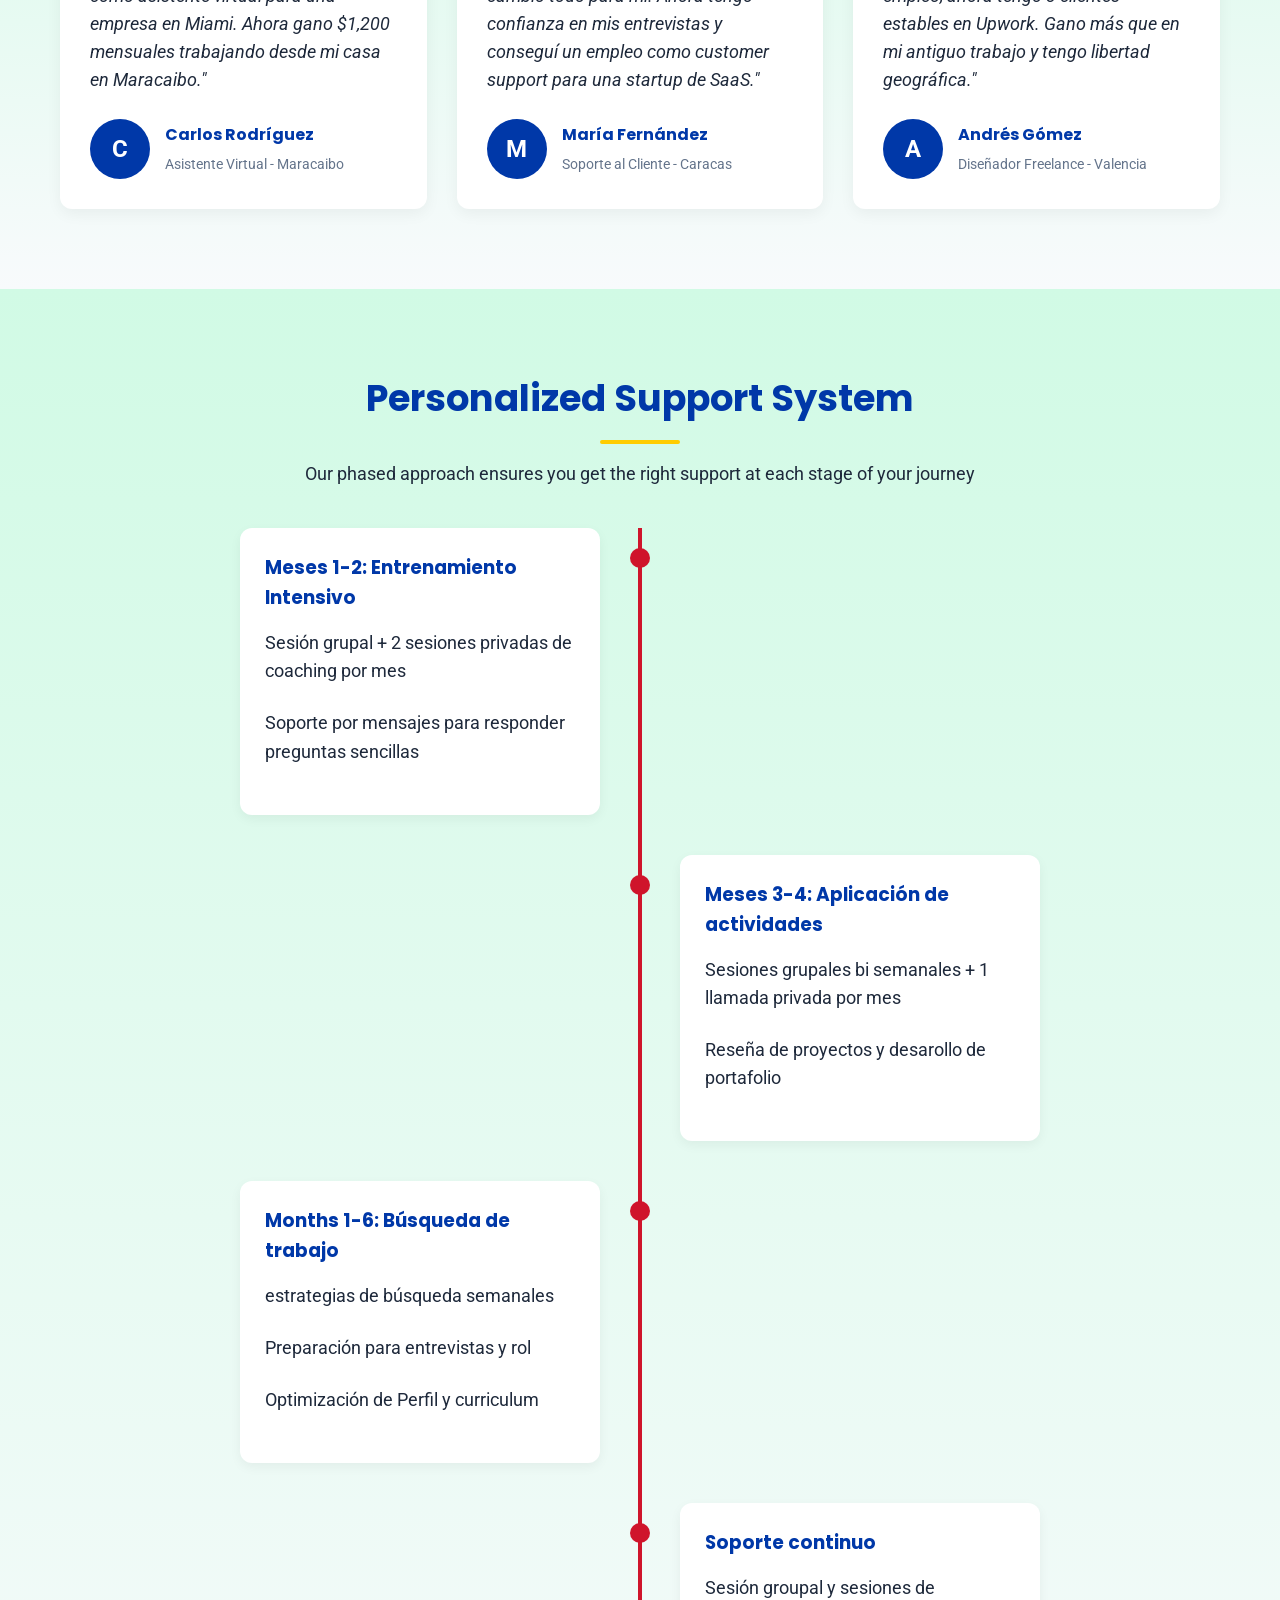
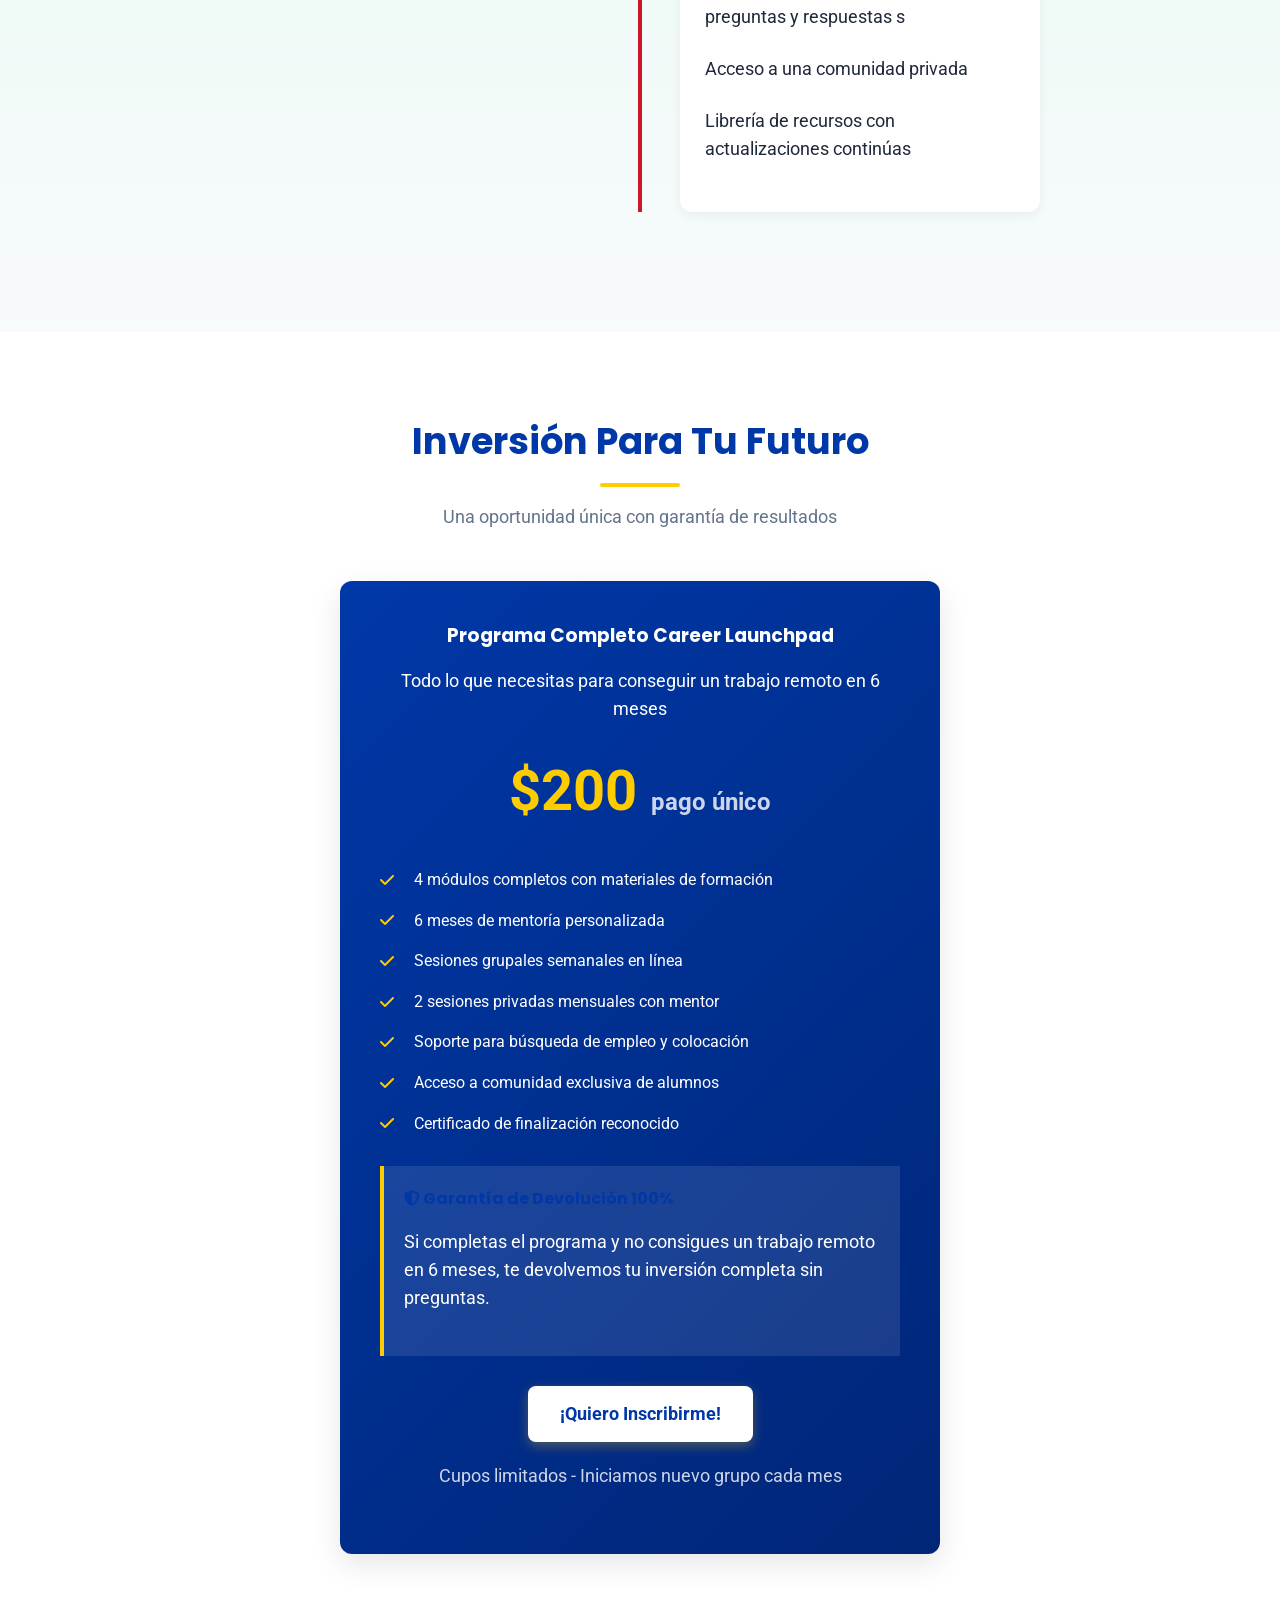
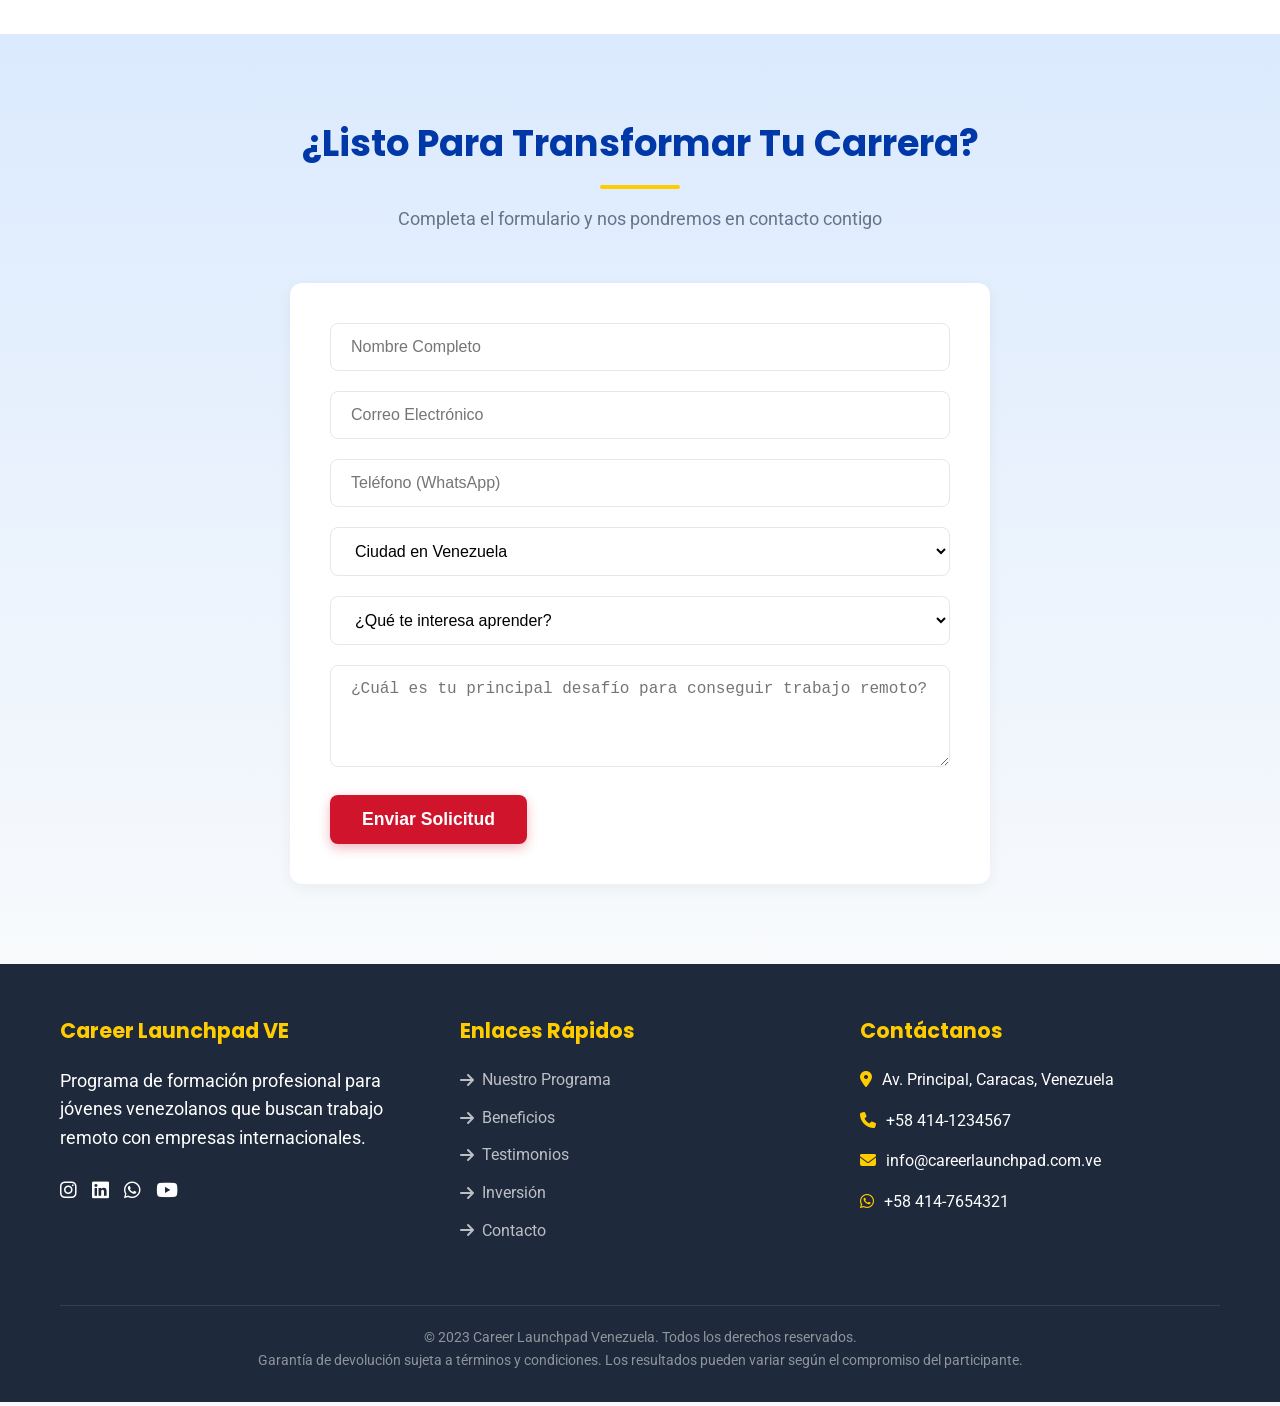
<file: index - Copy.html>
<!DOCTYPE html>
<html lang="es-VE">
<head>
    <meta charset="UTF-8">
    <meta name="viewport" content="width=device-width, initial-scale=1.0">
    <title>Sé un especialista | Consigue Trabajo Remoto en 6 Meses</title>
    <meta name="description" content="Programa de formación profesional para jóvenes venezolanos. Aprende habilidades digitales, inglés profesional y consigue trabajo remoto en 6 meses con nuestra garantía.">
    <meta name="keywords" content="trabajo remoto venezuela, empleo remoto, cursos profesionales caracas, aprender inglés caracas, habilidades digitales venezuela, trabajo online, upwork venezuela">
    <meta name="author" content="Miguel Poleo">
    <link rel="stylesheet" href="https://cdnjs.cloudflare.com/ajax/libs/font-awesome/6.4.0/css/all.min.css">
    <link href="https://fonts.googleapis.com/css2?family=Poppins:wght@300;400;500;600;700&family=Roboto:wght@300;400;500;700&display=swap" rel="stylesheet">
    <style>
        :root {
            --primary: #0038A8;
            --primary-dark: #002677;
            --accent: #FFCC00;
            --accent-dark: #E6B800;
            --secondary: #CF142B;
            --light: #F8F9FA;
            --dark: #1E293B;
            --gray: #64748B;
            --light-gray: #E2E8F0;
            --success: #10B981;
        }
        
        * {
            margin: 0;
            padding: 0;
            box-sizing: border-box;
        }
        
        body {
            font-family: 'Roboto', sans-serif;
            background-color: var(--light);
            color: var(--dark);
            line-height: 1.6;
        }
        
        h1, h2, h3, h4, h5 {
            font-family: 'Poppins', sans-serif;
            font-weight: 700;
            margin-bottom: 1rem;
            color: var(--primary);
        }
        
        h1 {
            font-size: 2.8rem;
            line-height: 1.2;
        }
        
        h2 {
            font-size: 2.3rem;
            position: relative;
            padding-bottom: 1rem;
            text-align: center;
        }
        
        h2:after {
            content: '';
            position: absolute;
            bottom: 0;
            left: 50%;
            transform: translateX(-50%);
            width: 80px;
            height: 4px;
            background: var(--accent);
            border-radius: 2px;
        }
        
        p {
            margin-bottom: 1.5rem;
            font-size: 1.1rem;
        }
        
        .container {
            width: 100%;
            max-width: 1200px;
            margin: 0 auto;
            padding: 0 20px;
        }
        
        .btn {
            display: inline-block;
            background: var(--accent);
            color: var(--primary);
            padding: 14px 32px;
            font-size: 1.1rem;
            font-weight: 700;
            border: none;
            border-radius: 8px;
            cursor: pointer;
            transition: all 0.3s ease;
            text-decoration: none;
            text-align: center;
            box-shadow: 0 4px 12px rgba(255, 204, 0, 0.3);
        }
        
        .btn:hover {
            background: var(--accent-dark);
            transform: translateY(-3px);
            box-shadow: 0 6px 16px rgba(255, 204, 0, 0.4);
        }
        
        .btn-secondary {
            background: var(--secondary);
            color: white;
            box-shadow: 0 4px 12px rgba(207, 20, 43, 0.3);
        }
        
        .btn-secondary:hover {
            background: #B51125;
            box-shadow: 0 6px 16px rgba(207, 20, 43, 0.4);
        }
        
        .btn-outline {
            background: transparent;
            border: 2px solid var(--accent);
            color: var(--accent);
            box-shadow: none;
        }
        
        .btn-outline:hover {
            background: rgba(255, 204, 0, 0.1);
        }
        
        /* Header Styles */
        header {
            background: linear-gradient(135deg, var(--primary) 0%, var(--primary-dark) 100%);
            color: white;
            padding: 20px 0 80px;
            position: relative;
            overflow: hidden;
        }
        
        .top-bar {
            background: rgba(0, 0, 0, 0.2);
            padding: 10px 0;
            font-size: 0.9rem;
            text-align: center;
        }
        
        .top-bar .container {
            display: flex;
            justify-content: space-between;
            align-items: center;
        }
        
        .contact-info {
            display: flex;
            gap: 20px;
        }
        
        .contact-info a {
            color: white;
            text-decoration: none;
            display: flex;
            align-items: center;
            gap: 5px;
        }
        
        .social-icons {
            display: flex;
            gap: 15px;
        }
        
        .social-icons a {
            color: white;
            font-size: 1.2rem;
        }
        
        .nav-container {
            display: flex;
            justify-content: space-between;
            align-items: center;
            padding: 15px 0;
        }
        
        .logo {
            font-size: 1.8rem;
            font-weight: 700;
            color: white;
            display: flex;
            align-items: center;
            gap: 10px;
        }
        
        .logo i {
            color: var(--accent);
        }
        
        .nav-links {
            display: flex;
            gap: 30px;
        }
        
        .nav-links a {
            color: white;
            text-decoration: none;
            font-weight: 500;
            transition: color 0.3s;
        }
        
        .nav-links a:hover {
            color: var(--accent);
        }
        
        .mobile-menu-btn {
            display: none;
            background: none;
            border: none;
            color: white;
            font-size: 1.5rem;
            cursor: pointer;
        }
        
        .header-content {
            position: relative;
            max-width: 800px;
            margin: 60px auto 0;
            text-align: center;
            z-index: 2;
            padding: 20px 0;
        }
        
        .header-content h1 {
            color: white;
            margin-bottom: 20px;
        }
        
        .header-content p {
            font-size: 1.2rem;
            margin-bottom: 30px;
            opacity: 0.9;
            color: white;
        }
        
        .guarantee-badge {
            display: inline-flex;
            align-items: center;
            background: white;
            color: var(--primary);
            padding: 8px 20px;
            border-radius: 50px;
            font-weight: 700;
            margin: 20px 0;
            box-shadow: 0 4px 10px rgba(0, 0, 0, 0.1);
        }
        
        .guarantee-badge i {
            margin-right: 8px;
            color: var(--success);
        }
        
        .header-stats {
            display: flex;
            justify-content: center;
            gap: 40px;
            margin-top: 50px;
            flex-wrap: wrap;
            background: rgba(255, 255, 255, 0.1);
            backdrop-filter: blur(10px);
            padding: 20px;
            border-radius: 12px;
            border: 1px solid rgba(255, 255, 255, 0.2);
        }
        
        .stat-item {
            text-align: center;
            color: white;
        }
        
        .stat-number {
            font-size: 2.5rem;
            font-weight: 700;
            color: var(--accent);
            margin-bottom: 5px;
        }
        
        .stat-text {
            font-size: 1rem;
            opacity: 0.85;
        }
        
        /* Problem Section */
        .problem-section {
            background: white;
            padding: 80px 0;
        }
        
        .section-title {
            text-align: center;
            max-width: 800px;
            margin: 0 auto 50px;
        }
        
        .section-title p {
            font-size: 1.1rem;
            color: var(--gray);
        }
        
        .problem-container {
            display: grid;
            grid-template-columns: repeat(2, 1fr);
            grid-template-row: repeat(2,auto);
            gap: 80px;
            margin: 0 auto;
            max-width: 900px;
        }
        
        .problem-card {
            background: var(--light);
            border-radius: 12px;
            padding: 30px;
            text-align: center;
            box-shadow: 0 5px 15px rgba(0, 0, 0, 0.05);
            transition: all 0.3s ease;
            border-top: 4px solid var(--secondary);
        }
        
        .problem-card:hover {
            transform: translateY(-10px);
            box-shadow: 0 15px 30px rgba(0, 0, 0, 0.1);
        }
        
        .problem-icon {
            width: 80px;
            height: 80px;
            background: rgba(207, 20, 43, 0.1);
            border-radius: 50%;
            display: flex;
            align-items: center;
            justify-content: center;
            margin: 0 auto 25px;
            color: var(--secondary);
            font-size: 2rem;
        }
        
        .problem-card h3 {
            color: var(--secondary);
            margin-bottom: 15px;
        }
        
        /* Features Section */
        .features-section {
            padding: 80px 0;
            background: linear-gradient(to bottom, #e0f2fe 0%, #f8fafc 100%);
        }
        
        .features {
            display: grid;
            grid-template-columns: repeat(auto-fit, minmax(280px, 1fr));
            gap: 30px;
        }
        
        .feature {
            background: white;
            border-radius: 12px;
            padding: 30px;
            text-align: center;
            box-shadow: 0 5px 20px rgba(0, 0, 0, 0.05);
            transition: all 0.4s ease;
            position: relative;
            overflow: hidden;
            z-index: 1;
        }
        
        .feature:hover {
            transform: translateY(-10px);
            box-shadow: 0 15px 30px rgba(0, 0, 0, 0.1);
        }
        
        .feature:after {
            content: '';
            position: absolute;
            top: 0;
            left: 0;
            width: 100%;
            height: 4px;
            background: var(--primary);
            z-index: 2;
        }
        
        .feature-icon {
            width: 80px;
            height: 80px;
            background: rgba(0, 56, 168, 0.1);
            border-radius: 50%;
            display: flex;
            align-items: center;
            justify-content: center;
            margin: 0 auto 25px;
            color: var(--primary);
            font-size: 2rem;
            transition: all 0.3s ease;
        }
        
        .feature:hover .feature-icon {
            background: var(--primary);
            color: white;
            transform: scale(1.1);
        }
        
        .feature h3 {
            font-size: 1.4rem;
            margin-bottom: 15px;
        }
        
        /* Curriculum Section */
        .curriculum-section {
            padding: 80px 0;
            background: white;
        }
        
        .module {
            background: white;
            border-radius: 12px;
            padding: 30px;
            margin-bottom: 20px;
            box-shadow: 0 4px 12px rgba(0, 0, 0, 0.05);
            border-left: 4px solid var(--accent);
        }
        
        .module-header {
            display: flex;
            align-items: center;
            margin-bottom: 20px;
        }
        
        .module-number {
            width: 40px;
            height: 40px;
            background: var(--accent);
            color: var(--primary);
            border-radius: 50%;
            display: flex;
            align-items: center;
            justify-content: center;
            font-weight: bold;
            margin-right: 15px;
        }
        
        .topics {
            display: grid;
            grid-template-columns: repeat(auto-fill, minmax(220px, 1fr));
            gap: 15px;
        }
        
        .topic {
            background: var(--light);
            padding: 12px;
            border-radius: 8px;
            font-size: 0.95rem;
            display: flex;
            align-items: center;
        }
        
        .topic i {
            color: var(--success);
            margin-right: 8px;
        }
        
        /* Testimonials */
        .testimonials-section {
            padding: 80px 0;
            background: linear-gradient(to bottom, #d1fae5 0%, #f8fafc 100%);
        }
        
        .testimonials {
            display: grid;
            grid-template-columns: repeat(auto-fit, minmax(300px, 1fr));
            gap: 30px;
        }
        
        .testimonial {
            background: white;
            border-radius: 12px;
            padding: 30px;
            box-shadow: 0 5px 15px rgba(0, 0, 0, 0.05);
            position: relative;
        }
        
        .testimonial:before {
            content: '"';
            position: absolute;
            top: 20px;
            left: 20px;
            font-size: 5rem;
            font-family: serif;
            color: rgba(0, 56, 168, 0.1);
            line-height: 1;
        }
        
        .testimonial-content {
            position: relative;
            z-index: 2;
        }
        
        .testimonial p {
            font-style: italic;
            margin-bottom: 25px;
        }
        
        .testimonial-author {
            display: flex;
            align-items: center;
        }
        
        .author-avatar {
            width: 60px;
            height: 60px;
            border-radius: 50%;
            background: var(--primary);
            display: flex;
            align-items: center;
            justify-content: center;
            color: white;
            font-size: 1.5rem;
            font-weight: bold;
            margin-right: 15px;
        }
        
        .author-info h4 {
            margin-bottom: 5px;
            color: var(--primary);
        }
        
        .author-info p {
            margin: 0;
            font-size: 0.9rem;
            color: var(--gray);
            font-style: normal;
        }

        /* Linea del tiempo Soporte Curriculum */
        /* Support Section */
    .support-section {
      padding: 80px 0;
      background: linear-gradient(to bottom, #d1fae5 0%, #f8fafc 100%);
    }
    
    .support-timeline {
      max-width: 800px;
      margin: 0 auto;
      position: relative;
    }
    
    .support-timeline:before {
      content: '';
      position: absolute;
      top: 0;
      left: 50%;
      transform: translateX(-50%);
      width: 4px;
      height: 100%;
      background: var(--secondary);
    }
    
    .timeline-item {
      display: flex;
      margin-bottom: 40px;
      position: relative;
    }
    
    .timeline-item:nth-child(odd) {
      justify-content: flex-start;
    }
    
    .timeline-item:nth-child(even) {
      justify-content: flex-end;
    }
    
    .timeline-content {
      width: 45%;
      background: white;
      padding: 25px;
      border-radius: 12px;
      box-shadow: 0 4px 12px rgba(0, 0, 0, 0.05);
      position: relative;
    }
    
    .timeline-content:after {
      content: '';
      position: absolute;
      top: 20px;
      width: 20px;
      height: 20px;
      background: var(--secondary);
      border-radius: 50%;
    }
    
    .timeline-item:nth-child(odd) .timeline-content:after {
      right: -50px;
    }
    
    .timeline-item:nth-child(even) .timeline-content:after {
      left: -50px;
    }
    
        /* Pricing Section */
        .pricing-section {
            padding: 80px 0;
            background: white;
        }
        
        .pricing-card {
            background: linear-gradient(135deg, var(--primary) 0%, var(--primary-dark) 100%);
            border-radius: 12px;
            padding: 40px;
            text-align: center;
            box-shadow: 0 10px 30px rgba(0, 0, 0, 0.1);
            max-width: 600px;
            margin: 0 auto;
            position: relative;
            overflow: hidden;
            color: white;
        }
        
        .pricing-card h3 {
            color: white;
        }
        
        .price {
            font-size: 3.5rem;
            font-weight: 700;
            color: var(--accent);
            margin: 20px 0;
        }
        
        .price span {
            font-size: 1.5rem;
            color: rgba(255, 255, 255, 0.8);
        }
        
        .included-list {
            text-align: left;
            margin: 30px 0;
        }
        
        .included-item {
            display: flex;
            align-items: center;
            margin-bottom: 15px;
        }
        
        .included-item i {
            color: var(--accent);
            margin-right: 10px;
            min-width: 24px;
        }
        
        .guarantee-box {
            background: rgba(255, 255, 255, 0.1);
            border-left: 4px solid var(--accent);
            padding: 20px;
            margin: 30px 0;
            text-align: left;
            backdrop-filter: blur(5px);
        }
        
        /* Contact Section */
        .contact-section {
            padding: 80px 0;
            background: linear-gradient(to bottom, #dbeafe 0%, #f8fafc 100%);
        }
        
        .form-container {
            max-width: 700px;
            margin: 0 auto;
            background: white;
            padding: 40px;
            border-radius: 12px;
            box-shadow: 0 5px 15px rgba(0, 0, 0, 0.05);
        }
        
        .form-group {
            margin-bottom: 20px;
        }
        
        .form-control {
            width: 100%;
            padding: 14px 20px;
            font-size: 1rem;
            border: 1px solid var(--light-gray);
            border-radius: 8px;
            background: white;
            transition: all 0.3s ease;
        }
        
        .form-control:focus {
            border-color: var(--primary);
            outline: none;
            box-shadow: 0 0 0 3px rgba(0, 56, 168, 0.1);
        }
        
        /* Footer */
        footer {
            background: var(--dark);
            color: white;
            padding: 50px 0 30px;
        }
        
        .footer-content {
            display: grid;
            grid-template-columns: repeat(auto-fit, minmax(250px, 1fr));
            gap: 40px;
        }
        
        .footer-column h4 {
            color: var(--accent);
            margin-bottom: 20px;
            font-size: 1.3rem;
        }
        
        .footer-links {
            list-style: none;
        }
        
        .footer-links li {
            margin-bottom: 12px;
        }
        
        .footer-links a {
            color: rgba(255, 255, 255, 0.7);
            text-decoration: none;
            transition: color 0.3s ease;
            display: flex;
            align-items: center;
            gap: 8px;
        }
        
        .footer-links a:hover {
            color: var(--accent);
        }
        
        .contact-info-footer {
            display: flex;
            flex-direction: column;
            gap: 15px;
        }
        
        .contact-item {
            display: flex;
            align-items: flex-start;
            gap: 10px;
        }
        
        .contact-item i {
            color: var(--accent);
            margin-top: 4px;
        }
        
        .copyright {
            text-align: center;
            color: rgba(255, 255, 255, 0.5);
            font-size: 0.9rem;
            margin-top: 50px;
            padding-top: 20px;
            border-top: 1px solid rgba(255, 255, 255, 0.1);
        }
        
        /* Local SEO Elements */
        .local-seo {
            background: white;
            padding: 40px 0;
            text-align: center;
        }
        
        .cities-container {
            display: flex;
            flex-wrap: wrap;
            justify-content: center;
            gap: 15px;
            margin: 20px 0;
        }
        
        .city-badge {
            background: var(--light);
            padding: 8px 20px;
            border-radius: 30px;
            font-size: 0.9rem;
        }
        
        /* Responsive */
        @media (max-width: 768px) {
            h1 {
                font-size: 2.2rem;
            }
            
            h2 {
                font-size: 1.8rem;
            }
            
            .top-bar .container {
                flex-direction: column;
                gap: 10px;
            }
            
            .nav-links {
                display: none;
            }
            
            .mobile-menu-btn {
                display: block;
            }
            
            .header-stats {
                gap: 20px;
            }
            
            .stat-number {
                font-size: 2rem;
            }
        }
        
        @media (max-width: 480px) {
            h1 {
                font-size: 1.8rem;
            }
            
            h2 {
                font-size: 1.5rem;
            }
            
            .header-stats {
                flex-direction: column;
                gap: 15px;
            }
            
            .btn {
                width: 100%;
                margin-bottom: 10px;
            }
            .curriculum-section-content {
              width:90%;
            }
            .curriculum-section-ln-item:nth-child(odd) .curriculum-section-content:after,           
            .curriculum-section-ln-item:nth-child(even) .curriculum-section-content:after {
              display: none;
            }
            .curriculum-section-ln:before {
              left:20px;
            }
        }
    </style>
</head>
<body>
    <!-- Header Section -->
    <header>
        <div class="top-bar">
            <div class="container">
                <div class="contact-info">
                    <a href="tel:+584141234567"><i class="fas fa-phone"></i> +58 414-1234567</a>
                    <a href="mailto:info@careerlaunchpad.com.ve"><i class="fas fa-envelope"></i> info@careerlaunchpad.com.ve</a>
                </div>
                <div class="social-icons">
                    <a href="#"><i class="fab fa-instagram"></i></a>
                    <a href="#"><i class="fab fa-linkedin"></i></a>
                    <a href="#"><i class="fab fa-whatsapp"></i></a>
                </div>
            </div>
        </div>
        
        <div class="container">
            <div class="nav-container">
                <div class="logo">
                    <i class="fas fa-rocket"></i>
                    CareerLaunchpad<sup>VE</sup>
                </div>
                <div class="nav-links">
                    <a href="#programa">Programa</a>
                    <a href="#beneficios">Beneficios</a>
                    <a href="#precio">Inversión</a>
                    <a href="#testimonios">Testimonios</a>
                    <a href="#contacto">Contacto</a>
                </div>
                <button class="mobile-menu-btn">
                    <i class="fas fa-bars"></i>
                </button>
            </div>
            
            <div class="header-content">
                <h1>Consigue un Trabajo Remoto en 6 Meses o Te Devolvemos tu Dinero</h1>
                <p>Domina habilidades digitales, inglés profesional y técnicas de búsqueda de empleo para trabajar con empresas internacionales desde Venezuela</p>
                
                <div class="guarantee-badge">
                    <i class="fas fa-shield-alt"></i>
                    <span>Garantía 100% de Devolución</span>
                </div>
                
                <a href="#contacto" class="btn btn-secondary">¡Inscríbete Ahora!</a>
                <a href="#programa" class="btn btn-outline">Ver Programa Completo</a>
                
                <div class="header-stats">
                    <div class="stat-item">
                        <div class="stat-number">94%</div>
                        <div class="stat-text">Éxito en Colocación</div>
                    </div>
                    <div class="stat-item">
                        <div class="stat-number">500+</div>
                        <div class="stat-text">Venezolanos Capacitados</div>
                    </div>
                    <div class="stat-item">
                        <div class="stat-number">6</div>
                        <div class="stat-text">Meses de Soporte</div>
                    </div>
                </div>
            </div>
        </div>
    </header>

    <!-- Local SEO Section -->
    <section class="local-seo">
        <div class="container">
            <p>Programa de formación profesional disponible en toda Venezuela</p>
            <div class="cities-container">
                <div class="city-badge">Caracas</div>
                <div class="city-badge">Maracaibo</div>
                <div class="city-badge">Valencia</div>
                <div class="city-badge">Barquisimeto</div>
                <div class="city-badge">Maracay</div>
                <div class="city-badge">Ciudad Guayana</div>
                <div class="city-badge">Maturín</div>
                <div class="city-badge">Barcelona</div>
            </div>
            <p>¡Clases disponibles en línea para todo el país y presenciales en Caracas!</p>
        </div>
    </section>

    <!-- Problem Section -->
    <section class="problem-section" id="programa">
        <div class="container">
            <div class="section-title">
                <h2>¿Por Qué Los Venezolanos No Consiguen Trabajo Remoto?</h2>
                <p>Identificamos las barreras principales que te impiden acceder a empleos internacionales bien remunerados</p>
            </div>
          
            <!--Cards-->
            <div class="problem-container">
                <div class="problem-card">
                    <div class="problem-icon">
                        <i class="fas fa-language"></i>
                    </div>
                    <h3>Inglés Profesional Limitado</h3>
                    <p>No dominas el inglés técnico necesario para comunicarte en entornos corporativos internacionales</p>
                </div>
                
                <div class="problem-card">
                    <div class="problem-icon">
                        <i class="fas fa-laptop-code"></i>
                    </div>
                    <h3>Falta de Habilidades Digitales</h3>
                    <p>Careces de las competencias técnicas demandadas por empresas globales (diseño, automatización, CRM)</p>
                </div>
                
                <div class="problem-card">
                    <div class="problem-icon">
                        <i class="fas fa-file-alt"></i>
                    </div>
                    <h3>CV y Perfiles Ineficaces</h3>
                    <p>Tu currículum y perfiles en plataformas no pasan los filtros de selección de empresas internacionales</p>
                </div>
                
                <div class="problem-card">
                    <div class="problem-icon">
                        <i class="fas fa-search-dollar"></i>
                    </div>
                    <h3>Estrategias de Búsqueda Obsoletas</h3>
                    <p>No sabes cómo buscar empleo efectivamente en LinkedIn, Upwork y otras plataformas globales</p>
                </div>
            </div>
        </div>
    </section>

    <!-- Features Section -->
    <section class="features-section" id="beneficios">
        <div class="container">
            <div class="section-title">
                <h2>Nuestro Sistema de Éxito Comprobado</h2>
                <p>Un programa diseñado específicamente para profesionales venezolanos</p>
            </div>
            
            <div class="features">
                <div class="feature">
                    <div class="feature-icon">
                        <i class="fas fa-globe-americas"></i>
                    </div>
                    <h3>Inglés Corporativo</h3>
                    <p>Dominio del inglés profesional para reuniones, emails y comunicación empresarial</p>
                </div>
                
                <div class="feature">
                    <div class="feature-icon">
                        <i class="fas fa-paint-brush"></i>
                    </div>
                    <h3>Diseño Gráfico & Web</h3>
                    <p>Creación de contenido visual profesional y páginas web con WordPress</p>
                </div>
                
                <div class="feature">
                    <div class="feature-icon">
                        <i class="fas fa-robot"></i>
                    </div>
                    <h3>Automatizaciones</h3>
                    <p>Manejo de CRMs, Zapier y herramientas para optimizar procesos empresariales</p>
                </div>
                
                <div class="feature">
                    <div class="feature-icon">
                        <i class="fas fa-bullhorn"></i>
                    </div>
                    <h3>Ventas & Atención al Cliente</h3>
                    <p>Técnicas avanzadas para ventas digitales y servicio al cliente internacional</p>
                </div>
                
                <div class="feature">
                    <div class="feature-icon">
                        <i class="fas fa-search-location"></i>
                    </div>
                    <h3>Estrategias de Búsqueda</h3>
                    <p>Métodos probados para destacar en LinkedIn, Upwork y plataformas freelance</p>
                </div>
                
                <div class="feature">
                    <div class="feature-icon">
                        <i class="fas fa-user-tie"></i>
                    </div>
                    <h3>Preparación para Entrevistas</h3>
                    <p>Simulacros de entrevistas y técnicas para responder preguntas difíciles</p>
                </div>
            </div>
        </div>
    </section>

    <!-- Curriculum Section -->
    <section class="curriculum-section">
        <div class="container">
            <div class="section-title">
                <h2>Plan de Estudios Personalizado</h2>
                <p>Un programa de 6 meses con soporte constante y mentoría personalizada</p>
            </div>
            
            <div class="module">
                <div class="module-header">
                    <div class="module-number">1</div>
                    <h3>Fundamentos Profesionales & Inglés Corporativo</h3>
                </div>
                <div class="topics">
                    <div class="topic"><i class="fas fa-check-circle"></i> Inglés técnico para negocios</div>
                    <div class="topic"><i class="fas fa-check-circle"></i> Comunicación profesional en reuniones virtuales</div>
                    <div class="topic"><i class="fas fa-check-circle"></i> Redacción de emails corporativos</div>
                    <div class="topic"><i class="fas fa-check-circle"></i> Cultura laboral internacional</div>
                </div>
            </div>
            
            <div class="module">
                <div class="module-header">
                    <div class="module-number">2</div>
                    <h3>Desarrollo de Habilidades Digitales</h3>
                </div>
                <div class="topics">
                    <div class="topic"><i class="fas fa-check-circle"></i> Diseño gráfico con Canva y Photoshop</div>
                    <div class="topic"><i class="fas fa-check-circle"></i> Creación de sitios web con WordPress</div>
                    <div class="topic"><i class="fas fa-check-circle"></i> Automatización con Zapier y Make</div>
                    <div class="topic"><i class="fas fa-check-circle"></i> Manejo de CRM (GoHighLevel, Hubspot)</div>
                </div>
            </div>
            
            <div class="module">
                <div class="module-header">
                    <div class="module-number">3</div>
                    <h3>Especialización Profesional</h3>
                </div>
                <div class="topics">
                    <div class="topic"><i class="fas fa-check-circle"></i> Ventas para bienes raíces</div>
                    <div class="topic"><i class="fas fa-check-circle"></i> Atención al cliente para agencias de marketing</div>
                    <div class="topic"><i class="fas fa-check-circle"></i> Gestión de proyectos freelance</div>
                    <div class="topic"><i class="fas fa-check-circle"></i> Servicio al cliente para SaaS</div>
                </div>
            </div>
            
            <div class="module">
                <div class="module-header">
                    <div class="module-number">4</div>
                    <h3>Búsqueda de Empleo & Colocación</h3>
                </div>
                <div class="topics">
                    <div class="topic"><i class="fas fa-check-circle"></i> Optimización de perfil de LinkedIn</div>
                    <div class="topic"><i class="fas fa-check-circle"></i> Creación de CV para empresas internacionales</div>
                    <div class="topic"><i class="fas fa-check-circle"></i> Estrategias para Upwork y Freelancer.com</div>
                    <div class="topic"><i class="fas fa-check-circle"></i> Simulacros de entrevistas en inglés</div>
                </div>
            </div>
        </div>
    </section>

    <!-- Testimonials Section -->
    <section class="testimonials-section" id="testimonios">
        <div class="container">
            <div class="section-title">
                <h2>Éxitos de Venezolanos Como Tú</h2>
                <p>Historias reales de profesionales que transformaron sus carreras</p>
            </div>
            
            <div class="testimonials">
                <div class="testimonial">
                    <div class="testimonial-content">
                        <p>"En solo 4 meses conseguí un trabajo como asistente virtual para una empresa en Miami. Ahora gano $1,200 mensuales trabajando desde mi casa en Maracaibo."</p>
                        <div class="testimonial-author">
                            <div class="author-avatar">C</div>
                            <div class="author-info">
                                <h4>Carlos Rodríguez</h4>
                                <p>Asistente Virtual - Maracaibo</p>
                            </div>
                        </div>
                    </div>
                </div>
                
                <div class="testimonial">
                    <div class="testimonial-content">
                        <p>"El módulo de inglés corporativo cambió todo para mí. Ahora tengo confianza en mis entrevistas y conseguí un empleo como customer support para una startup de SaaS."</p>
                        <div class="testimonial-author">
                            <div class="author-avatar">M</div>
                            <div class="author-info">
                                <h4>María Fernández</h4>
                                <p>Soporte al Cliente - Caracas</p>
                            </div>
                        </div>
                    </div>
                </div>
                
                <div class="testimonial">
                    <div class="testimonial-content">
                        <p>"Gracias a las técnicas de búsqueda de empleo, ahora tengo 3 clientes estables en Upwork. Gano más que en mi antiguo trabajo y tengo libertad geográfica."</p>
                        <div class="testimonial-author">
                            <div class="author-avatar">A</div>
                            <div class="author-info">
                                <h4>Andrés Gómez</h4>
                                <p>Diseñador Freelance - Valencia</p>
                            </div>
                        </div>
                    </div>
                </div>
            </div>
        </div>
    </section>
  <!-- Support Section -->
  <section class="support-section">
    <div class="container">
      <h2>Personalized Support System</h2>
      <p style="text-align: center; max-width: 800px; margin: 0 auto 40px;">Our phased approach ensures you get the right support at each stage of your journey</p>
      
      <div class="support-timeline">
        <div class="timeline-item">
          <div class="timeline-content">
            <h3>Meses 1-2: Entrenamiento Intensivo</h3>
            <p>Sesión  grupal + 2 sesiones privadas de coaching por mes</p>
            <p>Soporte por mensajes para responder preguntas sencillas</p>
          </div>
        </div>
        
        <div class="timeline-item">
          <div class="timeline-content">
            <h3>Meses 3-4: Aplicación de actividades</h3>
            <p>Sesiones grupales bi semanales  + 1 llamada privada por mes</p>
            <p>Reseña de proyectos y desarollo de portafolio </p>
          </div>
        </div>
        
        <div class="timeline-item">
          <div class="timeline-content">
            <h3>Months 1-6: Búsqueda de trabajo</h3>
            <p>estrategias de búsqueda semanales</p>
            <p> Preparación para entrevistas y rol</p>
            <p>Optimización de Perfil y curriculum</p>
          </div>
        </div>
        
        <div class="timeline-item">
          <div class="timeline-content">
            <h3>Soporte continuo</h3>
            <p>Sesión groupal y sesiones de preguntas y respuestas s</p>
            <p>Acceso a una comunidad privada</p>
            <p>Librería de recursos con actualizaciones continúas</p>
          </div>
        </div>
      </div>
    </div>
  </section>


    <!-- Pricing Section -->
    <section class="pricing-section" id="precio">
        <div class="container">
            <div class="section-title">
                <h2>Inversión Para Tu Futuro</h2>
                <p>Una oportunidad única con garantía de resultados</p>
            </div>
            
            <div class="pricing-card">
                <h3>Programa Completo Career Launchpad</h3>
                <p>Todo lo que necesitas para conseguir un trabajo remoto en 6 meses</p>
                
                <div class="price">$200 <span>pago único</span></div>
                
                <div class="included-list">
                    <div class="included-item">
                        <i class="fas fa-check"></i>
                        <div>4 módulos completos con materiales de formación</div>
                    </div>
                    <div class="included-item">
                        <i class="fas fa-check"></i>
                        <div>6 meses de mentoría personalizada</div>
                    </div>
                    <div class="included-item">
                        <i class="fas fa-check"></i>
                        <div>Sesiones grupales semanales en línea</div>
                    </div>
                    <div class="included-item">
                        <i class="fas fa-check"></i>
                        <div>2 sesiones privadas mensuales con mentor</div>
                    </div>
                    <div class="included-item">
                        <i class="fas fa-check"></i>
                        <div>Soporte para búsqueda de empleo y colocación</div>
                    </div>
                    <div class="included-item">
                        <i class="fas fa-check"></i>
                        <div>Acceso a comunidad exclusiva de alumnos</div>
                    </div>
                    <div class="included-item">
                        <i class="fas fa-check"></i>
                        <div>Certificado de finalización reconocido</div>
                    </div>
                </div>
                
                <div class="guarantee-box">
                    <h4><i class="fas fa-shield-alt"></i> Garantía de Devolución 100%</h4>
                    <p>Si completas el programa y no consigues un trabajo remoto en 6 meses, te devolvemos tu inversión completa sin preguntas.</p>
                </div>
                
                <a href="#contacto" class="btn" style="background: white; color: var(--primary);">¡Quiero Inscribirme!</a>
                <p style="margin-top: 20px; color: rgba(255, 255, 255, 0.8);">Cupos limitados - Iniciamos nuevo grupo cada mes</p>
            </div>
        </div>
    </section>

    <!-- Contact Section -->
    <section class="contact-section" id="contacto">
        <div class="container">
            <div class="section-title">
                <h2>¿Listo Para Transformar Tu Carrera?</h2>
                <p>Completa el formulario y nos pondremos en contacto contigo</p>
            </div>
            
            <div class="form-container">
                <form>
                    <div class="form-group">
                        <input type="text" class="form-control" placeholder="Nombre Completo" required>
                    </div>
                    
                    <div class="form-group">
                        <input type="email" class="form-control" placeholder="Correo Electrónico" required>
                    </div>
                    
                    <div class="form-group">
                        <input type="tel" class="form-control" placeholder="Teléfono (WhatsApp)">
                    </div>
                    
                    <div class="form-group">
                        <select class="form-control" required>
                            <option value="" disabled selected>Ciudad en Venezuela</option>
                            <option>Caracas</option>
                            <option>Maracaibo</option>
                            <option>Valencia</option>
                            <option>Barquisimeto</option>
                            <option>Maracay</option>
                            <option>Ciudad Guayana</option>
                            <option>Otra ciudad</option>
                        </select>
                    </div>
                    
                    <div class="form-group">
                        <select class="form-control" required>
                            <option value="" disabled selected>¿Qué te interesa aprender?</option>
                            <option>Inglés profesional</option>
                            <option>Diseño gráfico/web</option>
                            <option>Automatizaciones y CRM</option>
                            <option>Atención al cliente</option>
                            <option>Técnicas de ventas</option>
                            <option>Búsqueda de empleo remoto</option>
                            <option>Todas las áreas</option>
                        </select>
                    </div>
                    
                    <div class="form-group">
                        <textarea class="form-control" placeholder="¿Cuál es tu principal desafío para conseguir trabajo remoto?" rows="4"></textarea>
                    </div>
                    
                    <button type="submit" class="btn btn-secondary">Enviar Solicitud</button>
                </form>
            </div>
        </div>
    </section>

    <!-- Footer -->
    <footer>
        <div class="container">
            <div class="footer-content">
                <div class="footer-column">
                    <h4>Career Launchpad VE</h4>
                    <p>Programa de formación profesional para jóvenes venezolanos que buscan trabajo remoto con empresas internacionales.</p>
                    <div class="social-icons" style="margin-top: 20px;">
                        <a href="#"><i class="fab fa-instagram"></i></a>
                        <a href="#"><i class="fab fa-linkedin"></i></a>
                        <a href="#"><i class="fab fa-whatsapp"></i></a>
                        <a href="#"><i class="fab fa-youtube"></i></a>
                    </div>
                </div>
                
                <div class="footer-column">
                    <h4>Enlaces Rápidos</h4>
                    <ul class="footer-links">
                        <li><a href="#programa"><i class="fas fa-arrow-right"></i> Nuestro Programa</a></li>
                        <li><a href="#beneficios"><i class="fas fa-arrow-right"></i> Beneficios</a></li>
                        <li><a href="#testimonios"><i class="fas fa-arrow-right"></i> Testimonios</a></li>
                        <li><a href="#precio"><i class="fas fa-arrow-right"></i> Inversión</a></li>
                        <li><a href="#contacto"><i class="fas fa-arrow-right"></i> Contacto</a></li>
                    </ul>
                </div>
                
                <div class="footer-column">
                    <h4>Contáctanos</h4>
                    <div class="contact-info-footer">
                        <div class="contact-item">
                            <i class="fas fa-map-marker-alt"></i>
                            <span>Av. Principal, Caracas, Venezuela</span>
                        </div>
                        <div class="contact-item">
                            <i class="fas fa-phone"></i>
                            <span>+58 414-1234567</span>
                        </div>
                        <div class="contact-item">
                            <i class="fas fa-envelope"></i>
                            <span>info@careerlaunchpad.com.ve</span>
                        </div>
                        <div class="contact-item">
                            <i class="fab fa-whatsapp"></i>
                            <span>+58 414-7654321</span>
                        </div>
                    </div>
                </div>
            </div>
            
            <div class="copyright">
                &copy; 2023 Career Launchpad Venezuela. Todos los derechos reservados.<br>
                Garantía de devolución sujeta a términos y condiciones. Los resultados pueden variar según el compromiso del participante.
            </div>
        </div>
    </footer>

    <script>
        // Simple smooth scrolling for navigation
        document.querySelectorAll('a[href^="#"]').forEach(anchor => {
            anchor.addEventListener('click', function (e) {
                e.preventDefault();
                document.querySelector(this.getAttribute('href')).scrollIntoView({
                    behavior: 'smooth'
                });
            });
        });
    </script>
</body>
</html>
</file>
<file: style.css>
:root {
            --primary: #0038A8;
            --primary-dark: #002677;
            --accent: #FFCC00;
            --accent-dark: #E6B800;
            --secondary: #CF142B;
            --light: #F8F9FA;
            --dark: #1E293B;
            --gray: #64748B;
            --light-gray: #E2E8F0;
            --success: #10B981;
        }
        
        * {
            margin: 0;
            padding: 0;
            box-sizing: border-box;
        }
        
        body {
            font-family: 'Roboto', sans-serif;
            background-color: var(--light);
            color: var(--dark);
            line-height: 1.6;
        }
        
        h1, h2, h3, h4, h5 {
            font-family: 'Poppins', sans-serif;
            font-weight: 700;
            margin-bottom: 1rem;
            color: var(--primary);
        }
        
        h1 {
            font-size: 2.8rem;
            line-height: 1.2;
        }
        
        h2 {
            font-size: 2.3rem;
            position: relative;
            padding-bottom: 1rem;
            text-align: center;
        }
        
        h2:after {
            content: '';
            position: absolute;
            bottom: 0;
            left: 50%;
            transform: translateX(-50%);
            width: 80px;
            height: 4px;
            background: var(--accent);
            border-radius: 2px;
        }
        
        p {
            margin-bottom: 1.5rem;
            font-size: 1.1rem;
        }
        
        .container {
            width: 100%;
            max-width: 1200px;
            margin: 0 auto;
            padding: 0 20px;
        }
        
        .btn {
            display: inline-block;
            background: var(--accent);
            color: var(--primary);
            padding: 14px 32px;
            font-size: 1.1rem;
            font-weight: 700;
            border: none;
            border-radius: 8px;
            cursor: pointer;
            transition: all 0.3s ease;
            text-decoration: none;
            text-align: center;
            box-shadow: 0 4px 12px rgba(255, 204, 0, 0.3);
        }
        
        .btn:hover {
            background: var(--accent-dark);
            transform: translateY(-3px);
            box-shadow: 0 6px 16px rgba(255, 204, 0, 0.4);
        }
        
        .btn-secondary {
            background: var(--secondary);
            color: white;
            box-shadow: 0 4px 12px rgba(207, 20, 43, 0.3);
        }
        
        .btn-secondary:hover {
            background: #B51125;
            box-shadow: 0 6px 16px rgba(207, 20, 43, 0.4);
        }
        
        .btn-outline {
            background: transparent;
            border: 2px solid var(--accent);
            color: var(--accent);
            box-shadow: none;
        }
        
        .btn-outline:hover {
            background: rgba(255, 204, 0, 0.1);
        }
        
        /* Header Styles */
        header {
            background: linear-gradient(135deg, var(--primary) 0%, var(--primary-dark) 100%);
            color: white;
            padding: 20px 0 80px;
            position: relative;
            overflow: hidden;
        }
        
        .top-bar {
            background: rgba(0, 0, 0, 0.2);
            padding: 10px 0;
            font-size: 0.9rem;
            text-align: center;
        }
        
        .top-bar .container {
            display: flex;
            justify-content: space-between;
            align-items: center;
        }
        
        .contact-info {
            display: flex;
            gap: 20px;
        }
        
        .contact-info a {
            color: white;
            text-decoration: none;
            display: flex;
            align-items: center;
            gap: 5px;
        }
        
        .social-icons {
            display: flex;
            gap: 15px;
        }
        
        .social-icons a {
            color: white;
            font-size: 1.2rem;
        }
        
        .nav-container {
            display: flex;
            justify-content: space-between;
            align-items: center;
            padding: 15px 0;
        }
        
        .logo {
            font-size: 1.8rem;
            font-weight: 700;
            color: white;
            display: flex;
            align-items: center;
            gap: 10px;
        }
        
        .logo i {
            color: var(--accent);
        }
        
        .nav-links {
            display: flex;
            gap: 30px;
        }
        
        .nav-links a {
            color: white;
            text-decoration: none;
            font-weight: 500;
            transition: color 0.3s;
        }
        
        .nav-links a:hover {
            color: var(--accent);
        }
        
        .mobile-menu-btn {
            display: none;
            background: none;
            border: none;
            color: white;
            font-size: 1.5rem;
            cursor: pointer;
        }
        
        .header-content {
            position: relative;
            max-width: 800px;
            margin: 60px auto 0;
            text-align: center;
            z-index: 2;
            padding: 20px 0;
        }
        
        .header-content h1 {
            color: white;
            margin-bottom: 20px;
        }
        
        .header-content p {
            font-size: 1.2rem;
            margin-bottom: 30px;
            opacity: 0.9;
            color: white;
        }
        
        .guarantee-badge {
            display: inline-flex;
            align-items: center;
            background: white;
            color: var(--primary);
            padding: 8px 20px;
            border-radius: 50px;
            font-weight: 700;
            margin: 20px 0;
            box-shadow: 0 4px 10px rgba(0, 0, 0, 0.1);
        }
        
        .guarantee-badge i {
            margin-right: 8px;
            color: var(--success);
        }
        
        .header-stats {
            display: flex;
            justify-content: center;
            gap: 40px;
            margin-top: 50px;
            flex-wrap: wrap;
            background: rgba(255, 255, 255, 0.1);
            backdrop-filter: blur(10px);
            padding: 20px;
            border-radius: 12px;
            border: 1px solid rgba(255, 255, 255, 0.2);
        }
        
        .stat-item {
            text-align: center;
            color: white;
        }
        
        .stat-number {
            font-size: 2.5rem;
            font-weight: 700;
            color: var(--accent);
            margin-bottom: 5px;
        }
        
        .stat-text {
            font-size: 1rem;
            opacity: 0.85;
        }
        
        /* Problem Section */
        .problem-section {
            background: white;
            padding: 80px 0;
        }
        
        .section-title {
            text-align: center;
            max-width: 800px;
            margin: 0 auto 50px;
        }
        
        .section-title p {
            font-size: 1.1rem;
            color: var(--gray);
        }
        
        .problem-container {
            display: grid;
            grid-template-columns: repeat(2, 1fr);
            grid-template-row: repeat(2,auto);
            gap: 80px;
            margin: 0 auto;
            max-width: 900px;
        }
        
        .problem-card {
            background: var(--light);
            border-radius: 12px;
            padding: 30px;
            text-align: center;
            box-shadow: 0 5px 15px rgba(0, 0, 0, 0.05);
            transition: all 0.3s ease;
            border-top: 4px solid var(--secondary);
        }
        
        .problem-card:hover {
            transform: translateY(-10px);
            box-shadow: 0 15px 30px rgba(0, 0, 0, 0.1);
        }
        
        .problem-icon {
            width: 80px;
            height: 80px;
            background: rgba(207, 20, 43, 0.1);
            border-radius: 50%;
            display: flex;
            align-items: center;
            justify-content: center;
            margin: 0 auto 25px;
            color: var(--secondary);
            font-size: 2rem;
        }
        
        .problem-card h3 {
            color: var(--secondary);
            margin-bottom: 15px;
        }
        
        /* Features Section */
        .features-section {
            padding: 80px 0;
            background: linear-gradient(to bottom, #e0f2fe 0%, #f8fafc 100%);
        }
        
        .features {
            display: grid;
            grid-template-columns: repeat(auto-fit, minmax(280px, 1fr));
            gap: 30px;
        }
        
        .feature {
            background: white;
            border-radius: 12px;
            padding: 30px;
            text-align: center;
            box-shadow: 0 5px 20px rgba(0, 0, 0, 0.05);
            transition: all 0.4s ease;
            position: relative;
            overflow: hidden;
            z-index: 1;
        }
        
        .feature:hover {
            transform: translateY(-10px);
            box-shadow: 0 15px 30px rgba(0, 0, 0, 0.1);
        }
        
        .feature:after {
            content: '';
            position: absolute;
            top: 0;
            left: 0;
            width: 100%;
            height: 4px;
            background: var(--primary);
            z-index: 2;
        }
        
        .feature-icon {
            width: 80px;
            height: 80px;
            background: rgba(0, 56, 168, 0.1);
            border-radius: 50%;
            display: flex;
            align-items: center;
            justify-content: center;
            margin: 0 auto 25px;
            color: var(--primary);
            font-size: 2rem;
            transition: all 0.3s ease;
        }
        
        .feature:hover .feature-icon {
            background: var(--primary);
            color: white;
            transform: scale(1.1);
        }
        
        .feature h3 {
            font-size: 1.4rem;
            margin-bottom: 15px;
        }
        
        /* Curriculum Section */
        .curriculum-section {
            padding: 80px 0;
            background: white;
        }
        
        .module {
            background: white;
            border-radius: 12px;
            padding: 30px;
            margin-bottom: 20px;
            box-shadow: 0 4px 12px rgba(0, 0, 0, 0.05);
            border-left: 4px solid var(--accent);
        }
        
        .module-header {
            display: flex;
            align-items: center;
            margin-bottom: 20px;
        }
        
        .module-number {
            width: 40px;
            height: 40px;
            background: var(--accent);
            color: var(--primary);
            border-radius: 50%;
            display: flex;
            align-items: center;
            justify-content: center;
            font-weight: bold;
            margin-right: 15px;
        }
        
        .topics {
            display: grid;
            grid-template-columns: repeat(auto-fill, minmax(220px, 1fr));
            gap: 15px;
        }
        
        .topic {
            background: var(--light);
            padding: 12px;
            border-radius: 8px;
            font-size: 0.95rem;
            display: flex;
            align-items: center;
        }
        
        .topic i {
            color: var(--success);
            margin-right: 8px;
        }
        
        /* Testimonials */
        .testimonials-section {
            padding: 80px 0;
            background: linear-gradient(to bottom, #d1fae5 0%, #f8fafc 100%);
        }
        
        .testimonials {
            display: grid;
            grid-template-columns: repeat(auto-fit, minmax(300px, 1fr));
            gap: 30px;
        }
        
        .testimonial {
            background: white;
            border-radius: 12px;
            padding: 30px;
            box-shadow: 0 5px 15px rgba(0, 0, 0, 0.05);
            position: relative;
        }
        
        .testimonial:before {
            content: '"';
            position: absolute;
            top: 20px;
            left: 20px;
            font-size: 5rem;
            font-family: serif;
            color: rgba(0, 56, 168, 0.1);
            line-height: 1;
        }
        
        .testimonial-content {
            position: relative;
            z-index: 2;
        }
        
        .testimonial p {
            font-style: italic;
            margin-bottom: 25px;
        }
        
        .testimonial-author {
            display: flex;
            align-items: center;
        }
        
        .author-avatar {
            width: 60px;
            height: 60px;
            border-radius: 50%;
            background: var(--primary);
            display: flex;
            align-items: center;
            justify-content: center;
            color: white;
            font-size: 1.5rem;
            font-weight: bold;
            margin-right: 15px;
        }
        
        .author-info h4 {
            margin-bottom: 5px;
            color: var(--primary);
        }
        
        .author-info p {
            margin: 0;
            font-size: 0.9rem;
            color: var(--gray);
            font-style: normal;
        }

        /* Linea del tiempo Soporte Curriculum */
        /* Support Section */
    .support-section {
      padding: 80px 0;
      background: linear-gradient(to bottom, #d1fae5 0%, #f8fafc 100%);
    }
    
    .support-timeline {
      max-width: 800px;
      margin: 0 auto;
      position: relative;
    }
    
    .support-timeline:before {
      content: '';
      position: absolute;
      top: 0;
      left: 50%;
      transform: translateX(-50%);
      width: 4px;
      height: 100%;
      background: var(--secondary);
    }
    
    .timeline-item {
      display: flex;
      margin-bottom: 40px;
      position: relative;
    }
    
    .timeline-item:nth-child(odd) {
      justify-content: flex-start;
    }
    
    .timeline-item:nth-child(even) {
      justify-content: flex-end;
    }
    
    .timeline-content {
      width: 45%;
      background: white;
      padding: 25px;
      border-radius: 12px;
      box-shadow: 0 4px 12px rgba(0, 0, 0, 0.05);
      position: relative;
    }
    
    .timeline-content:after {
      content: '';
      position: absolute;
      top: 20px;
      width: 20px;
      height: 20px;
      background: var(--secondary);
      border-radius: 50%;
    }
    
    .timeline-item:nth-child(odd) .timeline-content:after {
      right: -50px;
    }
    
    .timeline-item:nth-child(even) .timeline-content:after {
      left: -50px;
    }
    
        /* Pricing Section */
        .pricing-section {
            padding: 80px 0;
            background: white;
        }
        
        .pricing-card {
            background: linear-gradient(135deg, var(--primary) 0%, var(--primary-dark) 100%);
            border-radius: 12px;
            padding: 40px;
            text-align: center;
            box-shadow: 0 10px 30px rgba(0, 0, 0, 0.1);
            max-width: 600px;
            margin: 0 auto;
            position: relative;
            overflow: hidden;
            color: white;
        }
        
        .pricing-card h3 {
            color: white;
        }
        
        .price {
            font-size: 3.5rem;
            font-weight: 700;
            color: var(--accent);
            margin: 20px 0;
        }
        
        .price span {
            font-size: 1.5rem;
            color: rgba(255, 255, 255, 0.8);
        }
        
        .included-list {
            text-align: left;
            margin: 30px 0;
        }
        
        .included-item {
            display: flex;
            align-items: center;
            margin-bottom: 15px;
        }
        
        .included-item i {
            color: var(--accent);
            margin-right: 10px;
            min-width: 24px;
        }
        
        .guarantee-box {
            background: rgba(255, 255, 255, 0.1);
            border-left: 4px solid var(--accent);
            padding: 20px;
            margin: 30px 0;
            text-align: left;
            backdrop-filter: blur(5px);
        }
        
        /* Contact Section */
        .contact-section {
            padding: 80px 0;
            background: linear-gradient(to bottom, #dbeafe 0%, #f8fafc 100%);
        }
        
        .form-container {
            max-width: 700px;
            margin: 0 auto;
            background: white;
            padding: 40px;
            border-radius: 12px;
            box-shadow: 0 5px 15px rgba(0, 0, 0, 0.05);
        }
        
        .form-group {
            margin-bottom: 20px;
        }
        
        .form-control {
            width: 100%;
            padding: 14px 20px;
            font-size: 1rem;
            border: 1px solid var(--light-gray);
            border-radius: 8px;
            background: white;
            transition: all 0.3s ease;
        }
        
        .form-control:focus {
            border-color: var(--primary);
            outline: none;
            box-shadow: 0 0 0 3px rgba(0, 56, 168, 0.1);
        }
        
        /* Footer */
        footer {
            background: var(--dark);
            color: white;
            padding: 50px 0 30px;
        }
        
        .footer-content {
            display: grid;
            grid-template-columns: repeat(auto-fit, minmax(250px, 1fr));
            gap: 40px;
        }
        
        .footer-column h4 {
            color: var(--accent);
            margin-bottom: 20px;
            font-size: 1.3rem;
        }
        
        .footer-links {
            list-style: none;
        }
        
        .footer-links li {
            margin-bottom: 12px;
        }
        
        .footer-links a {
            color: rgba(255, 255, 255, 0.7);
            text-decoration: none;
            transition: color 0.3s ease;
            display: flex;
            align-items: center;
            gap: 8px;
        }
        
        .footer-links a:hover {
            color: var(--accent);
        }
        
        .contact-info-footer {
            display: flex;
            flex-direction: column;
            gap: 15px;
        }
        
        .contact-item {
            display: flex;
            align-items: flex-start;
            gap: 10px;
        }
        
        .contact-item i {
            color: var(--accent);
            margin-top: 4px;
        }
        
        .copyright {
            text-align: center;
            color: rgba(255, 255, 255, 0.5);
            font-size: 0.9rem;
            margin-top: 50px;
            padding-top: 20px;
            border-top: 1px solid rgba(255, 255, 255, 0.1);
        }
        
        /* Local SEO Elements */
        .local-seo {
            background: white;
            padding: 40px 0;
            text-align: center;
        }
        
        .cities-container {
            display: flex;
            flex-wrap: wrap;
            justify-content: center;
            gap: 15px;
            margin: 20px 0;
        }
        
        .city-badge {
            background: var(--light);
            padding: 8px 20px;
            border-radius: 30px;
            font-size: 0.9rem;
        }
        
        /* Responsive */
        @media (max-width: 768px) {
            h1 {
                font-size: 2.2rem;
            }
            
            h2 {
                font-size: 1.8rem;
            }
            
            .top-bar .container {
                flex-direction: column;
                gap: 10px;
            }
            
            .nav-links {
                display: none;
            }
            
            .mobile-menu-btn {
                display: block;
            }
            
            .header-stats {
                gap: 20px;
            }
            
            .stat-number {
                font-size: 2rem;
            }
        }
        
        @media (max-width: 480px) {
            h1 {
                font-size: 1.8rem;
            }
            
            h2 {
                font-size: 1.5rem;
            }
            
            .header-stats {
                flex-direction: column;
                gap: 15px;
            }
            
            .btn {
                width: 100%;
                margin-bottom: 10px;
            }
            .curriculum-section-content {
              width:90%;
            }
            .curriculum-section-ln-item:nth-child(odd) .curriculum-section-content:after,           
            .curriculum-section-ln-item:nth-child(even) .curriculum-section-content:after {
              display: none;
            }
            .curriculum-section-ln:before {
              left:20px;
            }
        }
</file>
